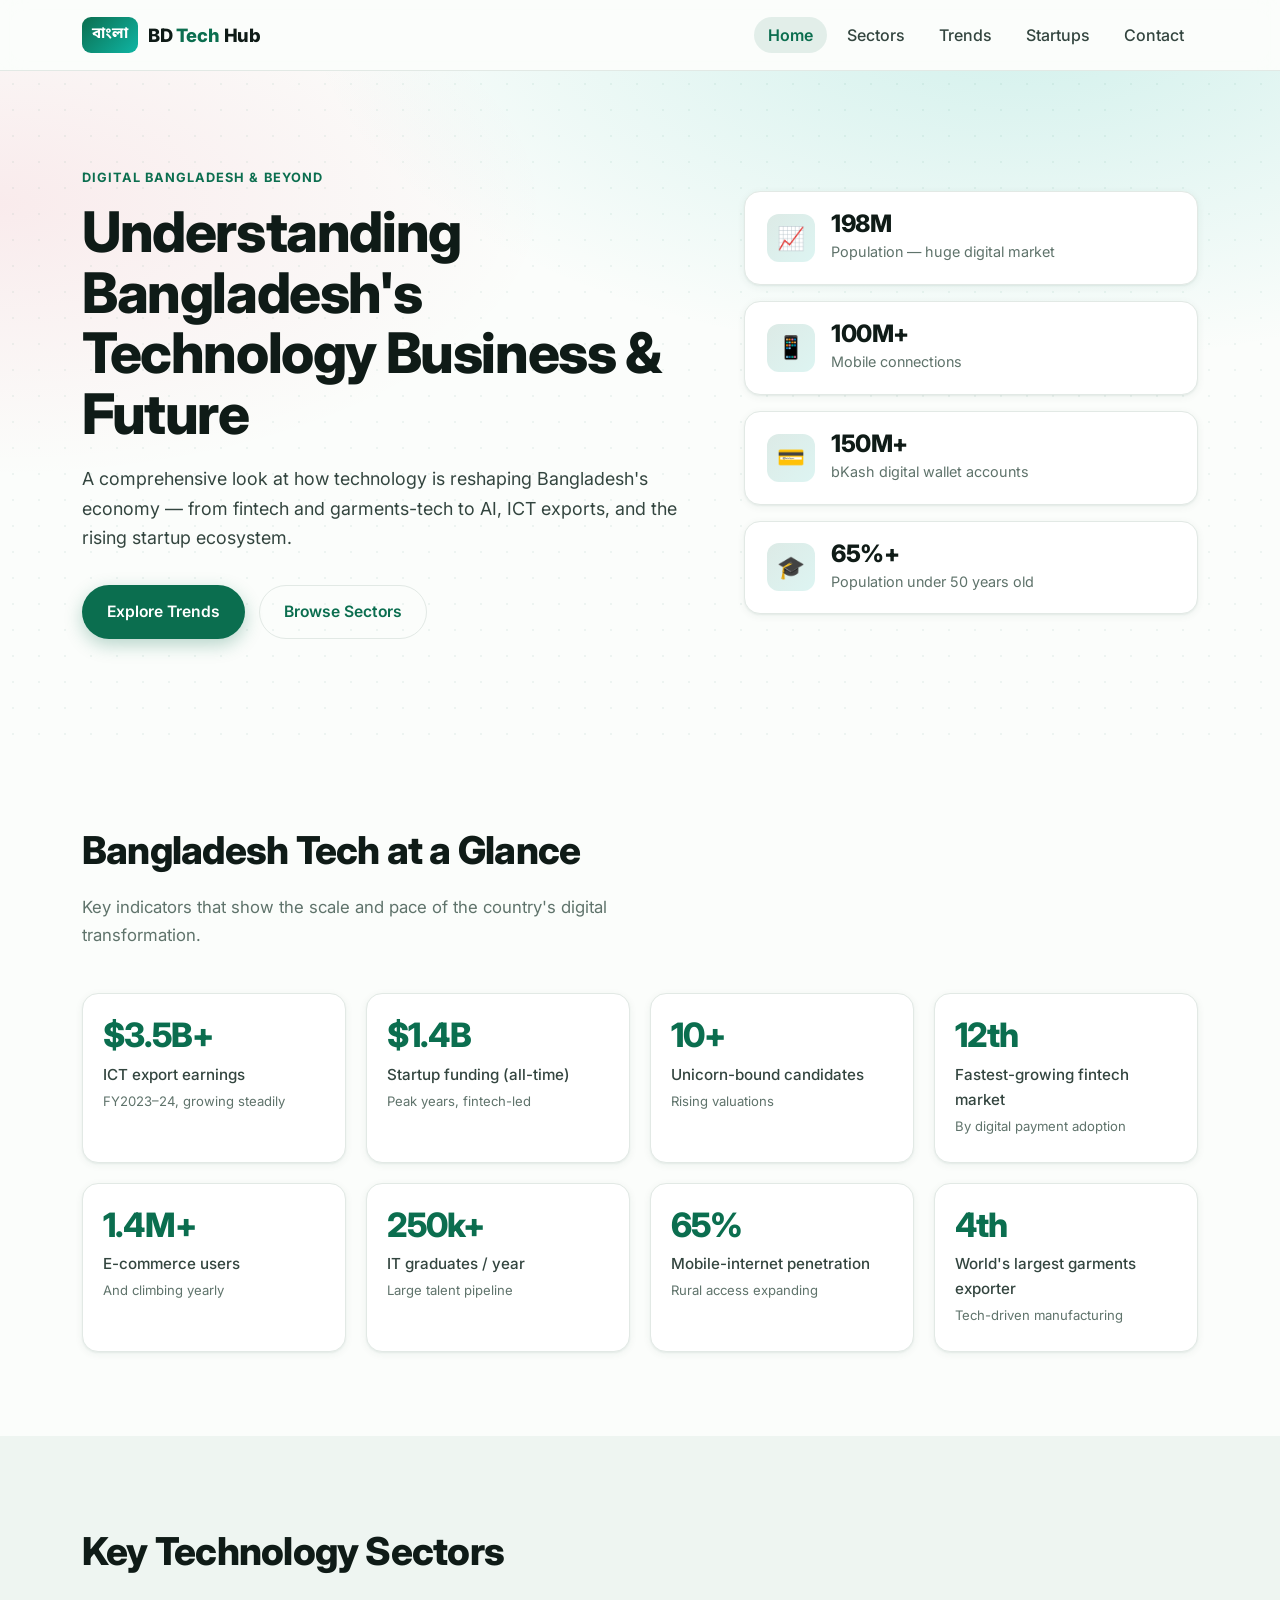
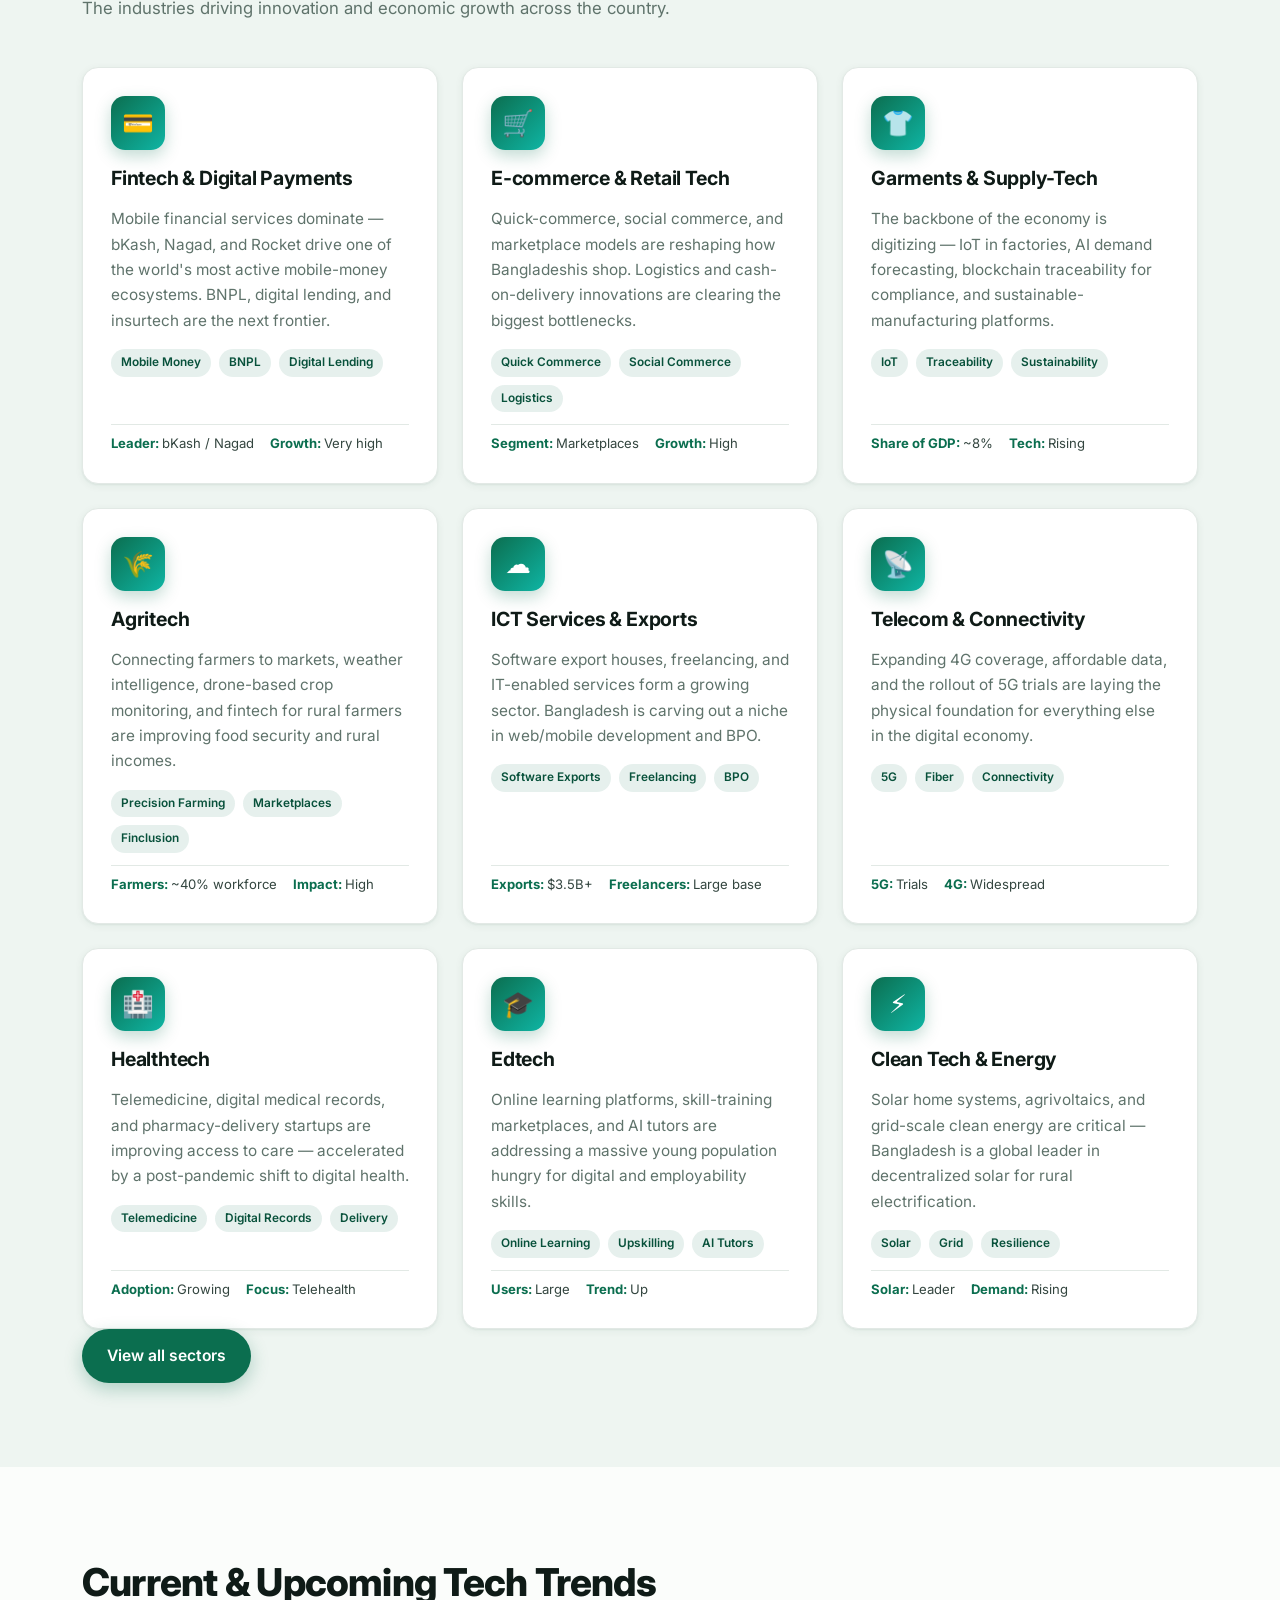
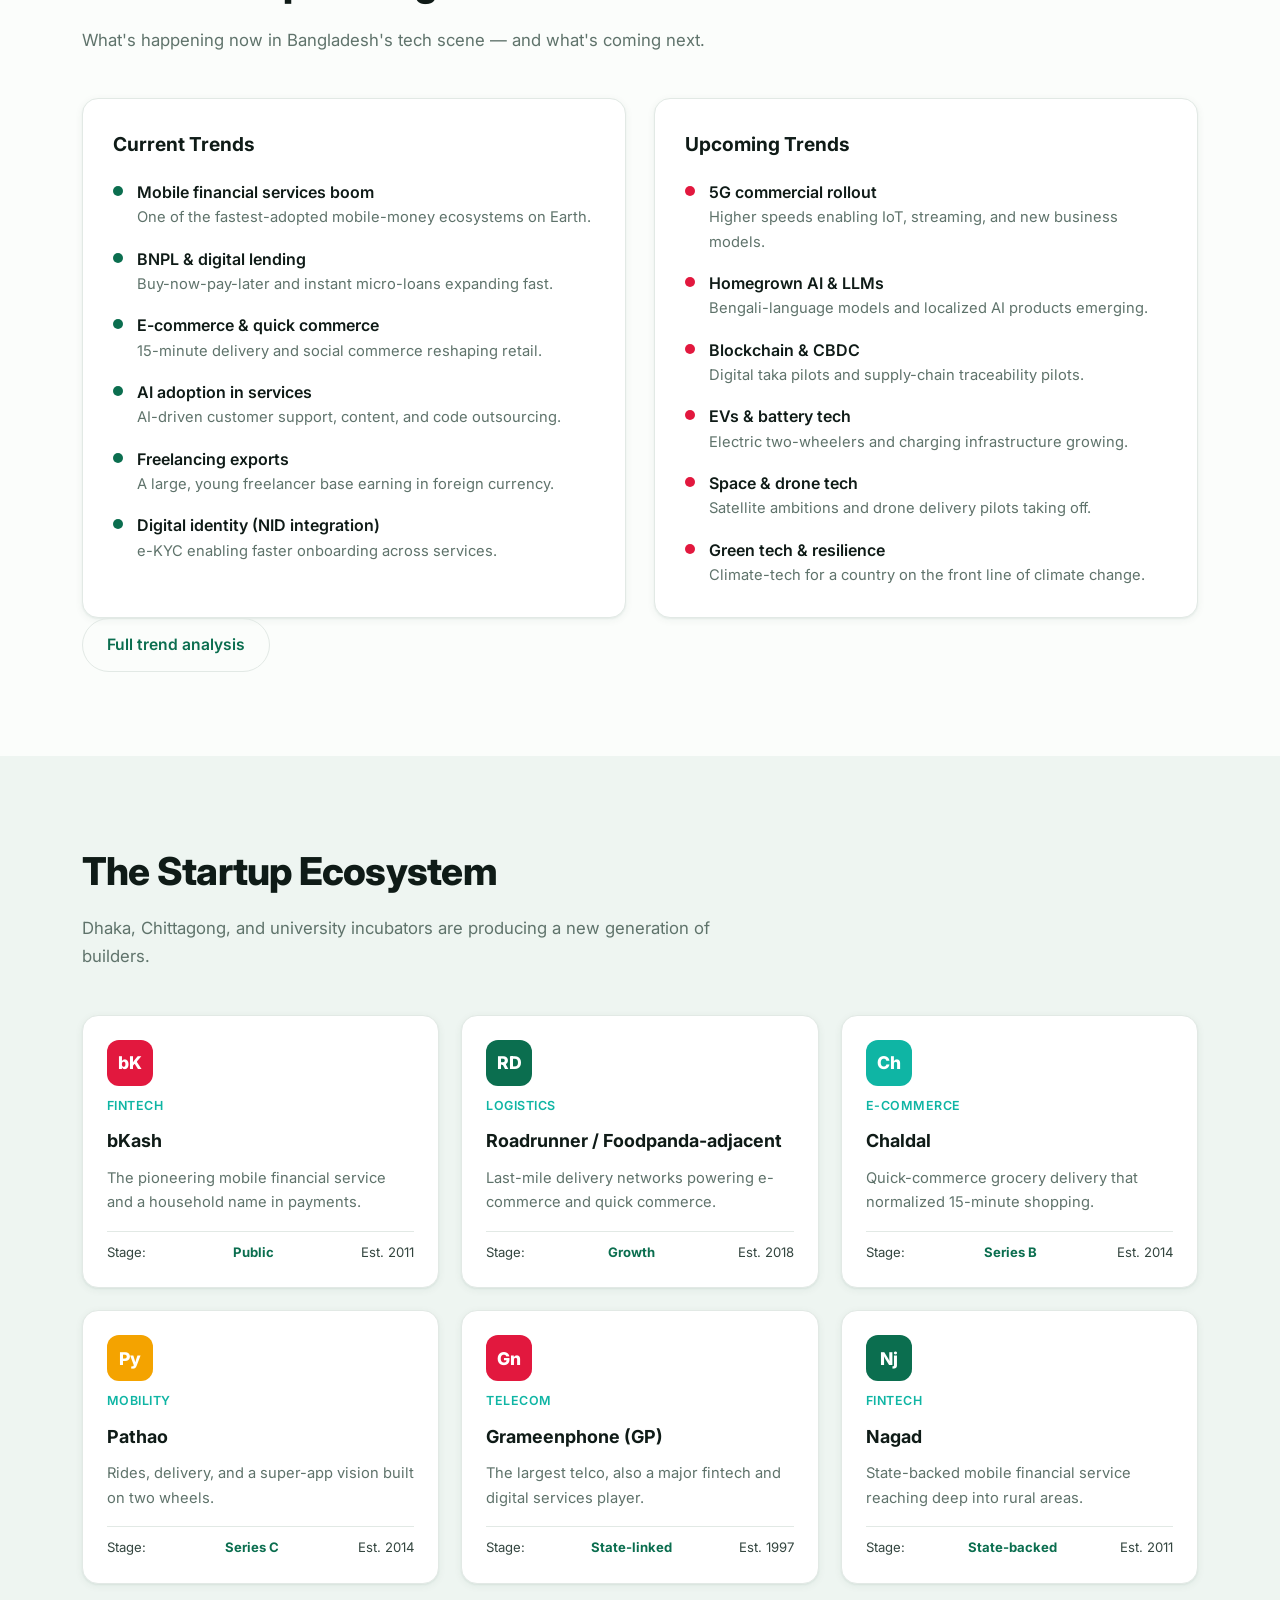
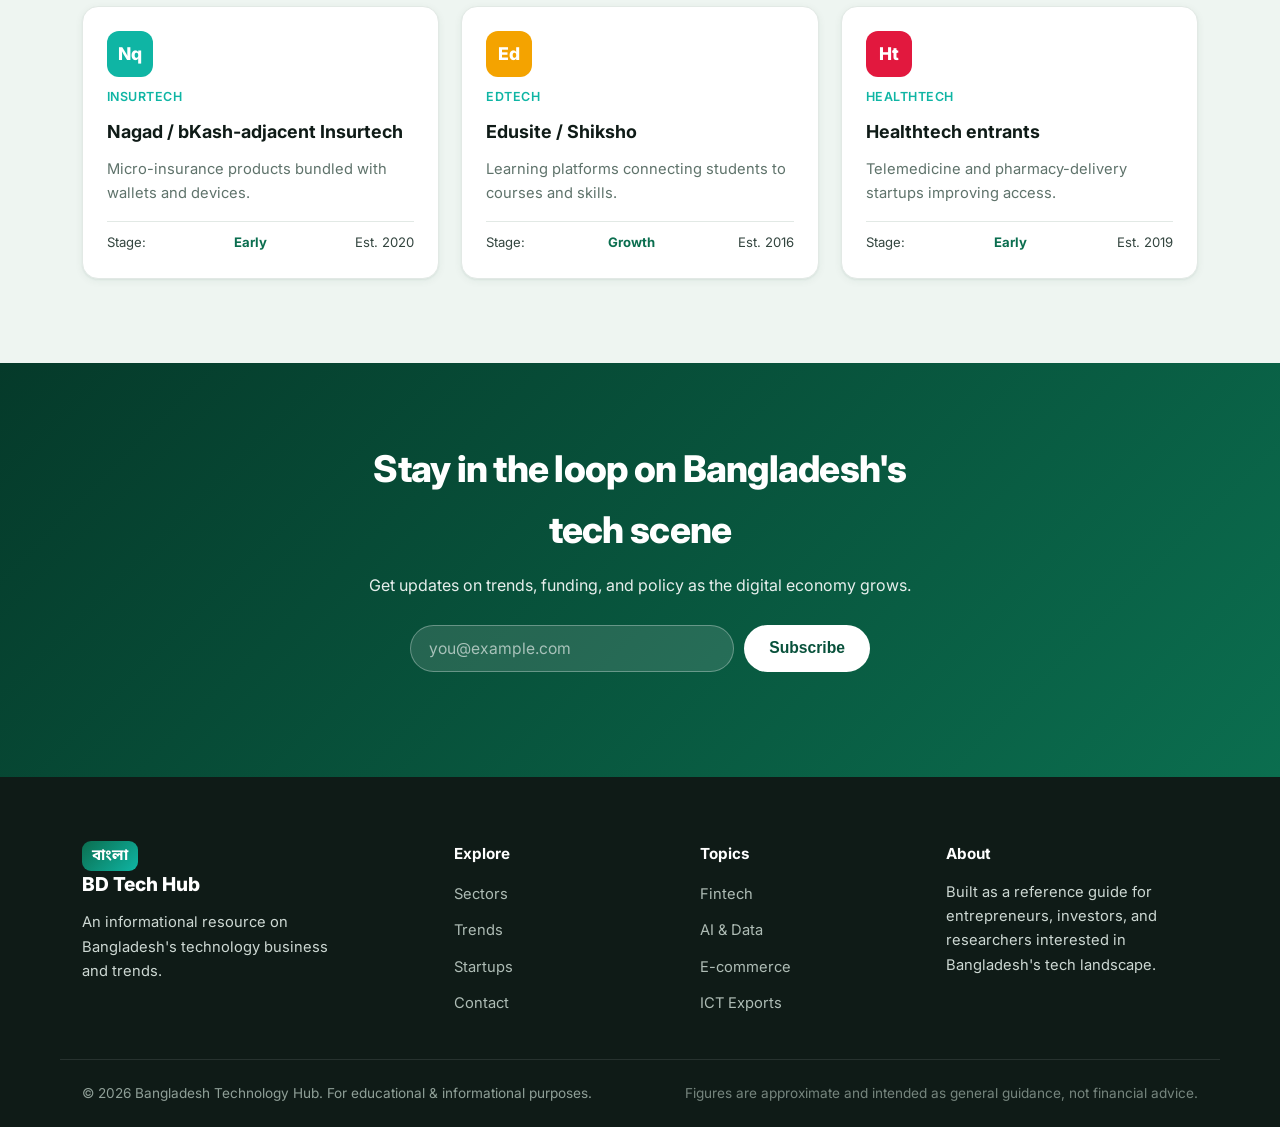
<file: index.html>
<!DOCTYPE html>
<html lang="en">
<head>
  <meta charset="UTF-8" />
  <meta name="viewport" content="width=device-width, initial-scale=1.0" />
  <meta name="description" content="Bangladesh Technology Hub — detailed information on Bangladesh's technology business operations, current and upcoming tech trends, startups, and the digital economy." />
  <title>Bangladesh Technology Hub — Tech Business & Trends</title>
  <link rel="preconnect" href="https://fonts.googleapis.com" />
  <link rel="preconnect" href="https://fonts.gstatic.com" crossorigin />
  <link href="https://fonts.googleapis.com/css2?family=Inter:wght@400;500;600;700;800&family=Noto+Sans+Bengali:wght@400;500;600;700&display=swap" rel="stylesheet" />
  <link rel="stylesheet" href="css/styles.css" />
</head>
<body>
  <!-- Skip link for accessibility -->
  <a class="skip-link" href="#main">Skip to content</a>

  <!-- Header / Navigation -->
  <header class="site-header" id="top">
    <div class="container header-inner">
      <a href="index.html" class="brand" aria-label="Bangladesh Technology Hub home">
        <span class="brand-mark" aria-hidden="true">বাংলা</span>
        <span class="brand-text">BD <span>Tech</span> Hub</span>
      </a>

      <nav class="main-nav" aria-label="Primary">
        <ul>
          <li><a href="index.html" class="nav-link active">Home</a></li>
          <li><a href="sectors.html" class="nav-link">Sectors</a></li>
          <li><a href="trends.html" class="nav-link">Trends</a></li>
          <li><a href="startups.html" class="nav-link">Startups</a></li>
          <li><a href="contact.html" class="nav-link">Contact</a></li>
        </ul>
      </nav>

      <button class="nav-toggle" aria-expanded="false" aria-controls="nav-menu" aria-label="Toggle navigation">
        <span></span><span></span><span></span>
      </button>
    </div>
  </header>

  <main id="main">
    <!-- Hero -->
    <section class="hero">
      <div class="hero-bg" aria-hidden="true"></div>
      <div class="container hero-inner">
        <div class="hero-copy">
          <p class="eyebrow">Digital Bangladesh &amp; Beyond</p>
          <h1>Understanding Bangladesh's Technology Business &amp; Future</h1>
          <p class="lead">
            A comprehensive look at how technology is reshaping Bangladesh's economy —
            from fintech and garments-tech to AI, ICT exports, and the rising startup ecosystem.
          </p>
          <div class="hero-actions">
            <a href="trends.html" class="btn btn-primary">Explore Trends</a>
            <a href="sectors.html" class="btn btn-ghost">Browse Sectors</a>
          </div>
        </div>
        <div class="hero-stats" id="heroStats" aria-label="Key figures">
          <!-- Populated by JS -->
        </div>
      </div>
    </section>

    <!-- At a glance -->
    <section class="section" id="glance">
      <div class="container">
        <div class="section-head">
          <h2>Bangladesh Tech at a Glance</h2>
          <p>Key indicators that show the scale and pace of the country's digital transformation.</p>
        </div>
        <div class="stat-grid" id="glanceGrid">
          <!-- Populated by JS -->
        </div>
      </div>
    </section>

    <!-- Sectors preview -->
    <section class="section section-alt" id="sectors">
      <div class="container">
        <div class="section-head">
          <h2>Key Technology Sectors</h2>
          <p>The industries driving innovation and economic growth across the country.</p>
        </div>
        <div class="card-grid" id="sectorGrid">
          <!-- Populated by JS -->
        </div>
        <div class="center-cta">
          <a href="sectors.html" class="btn btn-primary">View all sectors</a>
        </div>
      </div>
    </section>

    <!-- Trends preview -->
    <section class="section" id="trends">
      <div class="container">
        <div class="section-head">
          <h2>Current &amp; Upcoming Tech Trends</h2>
          <p>What's happening now in Bangladesh's tech scene — and what's coming next.</p>
        </div>
        <div class="trends-split">
          <div class="trend-col">
            <h3>Current Trends</h3>
            <ul class="trend-list" id="currentTrends"></ul>
          </div>
          <div class="trend-col">
            <h3>Upcoming Trends</h3>
            <ul class="trend-list" id="upcomingTrends"></ul>
          </div>
        </div>
        <div class="center-cta">
          <a href="trends.html" class="btn btn-ghost">Full trend analysis</a>
        </div>
      </div>
    </section>

    <!-- Startup ecosystem -->
    <section class="section section-alt" id="startups">
      <div class="container">
        <div class="section-head">
          <h2>The Startup Ecosystem</h2>
          <p>Dhaka, Chittagong, and university incubators are producing a new generation of builders.</p>
        </div>
        <div class="startup-grid" id="startupGrid">
          <!-- Populated by JS -->
        </div>
      </div>
    </section>

    <!-- CTA -->
    <section class="cta-band">
      <div class="container cta-inner">
        <h2>Stay in the loop on Bangladesh's tech scene</h2>
        <p>Get updates on trends, funding, and policy as the digital economy grows.</p>
        <form class="cta-form" id="ctaForm">
          <label class="visually-hidden" for="ctaEmail">Email address</label>
          <input type="email" id="ctaEmail" name="ctaEmail" placeholder="you@example.com" required />
          <button type="submit" class="btn btn-dark">Subscribe</button>
        </form>
        <p class="form-note" id="ctaNote" role="status"></p>
      </div>
    </section>
  </main>

  <!-- Footer -->
  <footer class="site-footer">
    <div class="container footer-inner">
      <div class="footer-brand">
        <span class="brand-mark" aria-hidden="true">বাংলা</span>
        <span>BD Tech Hub</span>
        <p>An informational resource on Bangladesh's technology business and trends.</p>
      </div>
      <nav class="footer-col" aria-label="Sections">
        <h4>Explore</h4>
        <ul>
          <li><a href="sectors.html">Sectors</a></li>
          <li><a href="trends.html">Trends</a></li>
          <li><a href="startups.html">Startups</a></li>
          <li><a href="contact.html">Contact</a></li>
        </ul>
      </nav>
      <nav class="footer-col" aria-label="Topics">
        <h4>Topics</h4>
        <ul>
          <li><a href="trends.html">Fintech</a></li>
          <li><a href="trends.html">AI &amp; Data</a></li>
          <li><a href="trends.html">E-commerce</a></li>
          <li><a href="trends.html">ICT Exports</a></li>
        </ul>
      </nav>
      <div class="footer-col">
        <h4>About</h4>
        <p>Built as a reference guide for entrepreneurs, investors, and researchers interested in Bangladesh's tech landscape.</p>
      </div>
    </div>
    <div class="container footer-bottom">
      <p>&copy; <span id="year"></span> Bangladesh Technology Hub. For educational &amp; informational purposes.</p>
      <p class="disclaimer">Figures are approximate and intended as general guidance, not financial advice.</p>
    </div>
  </footer>

  <script src="js/data.js"></script>
  <script src="js/main.js"></script>
</body>
</html>
</file>
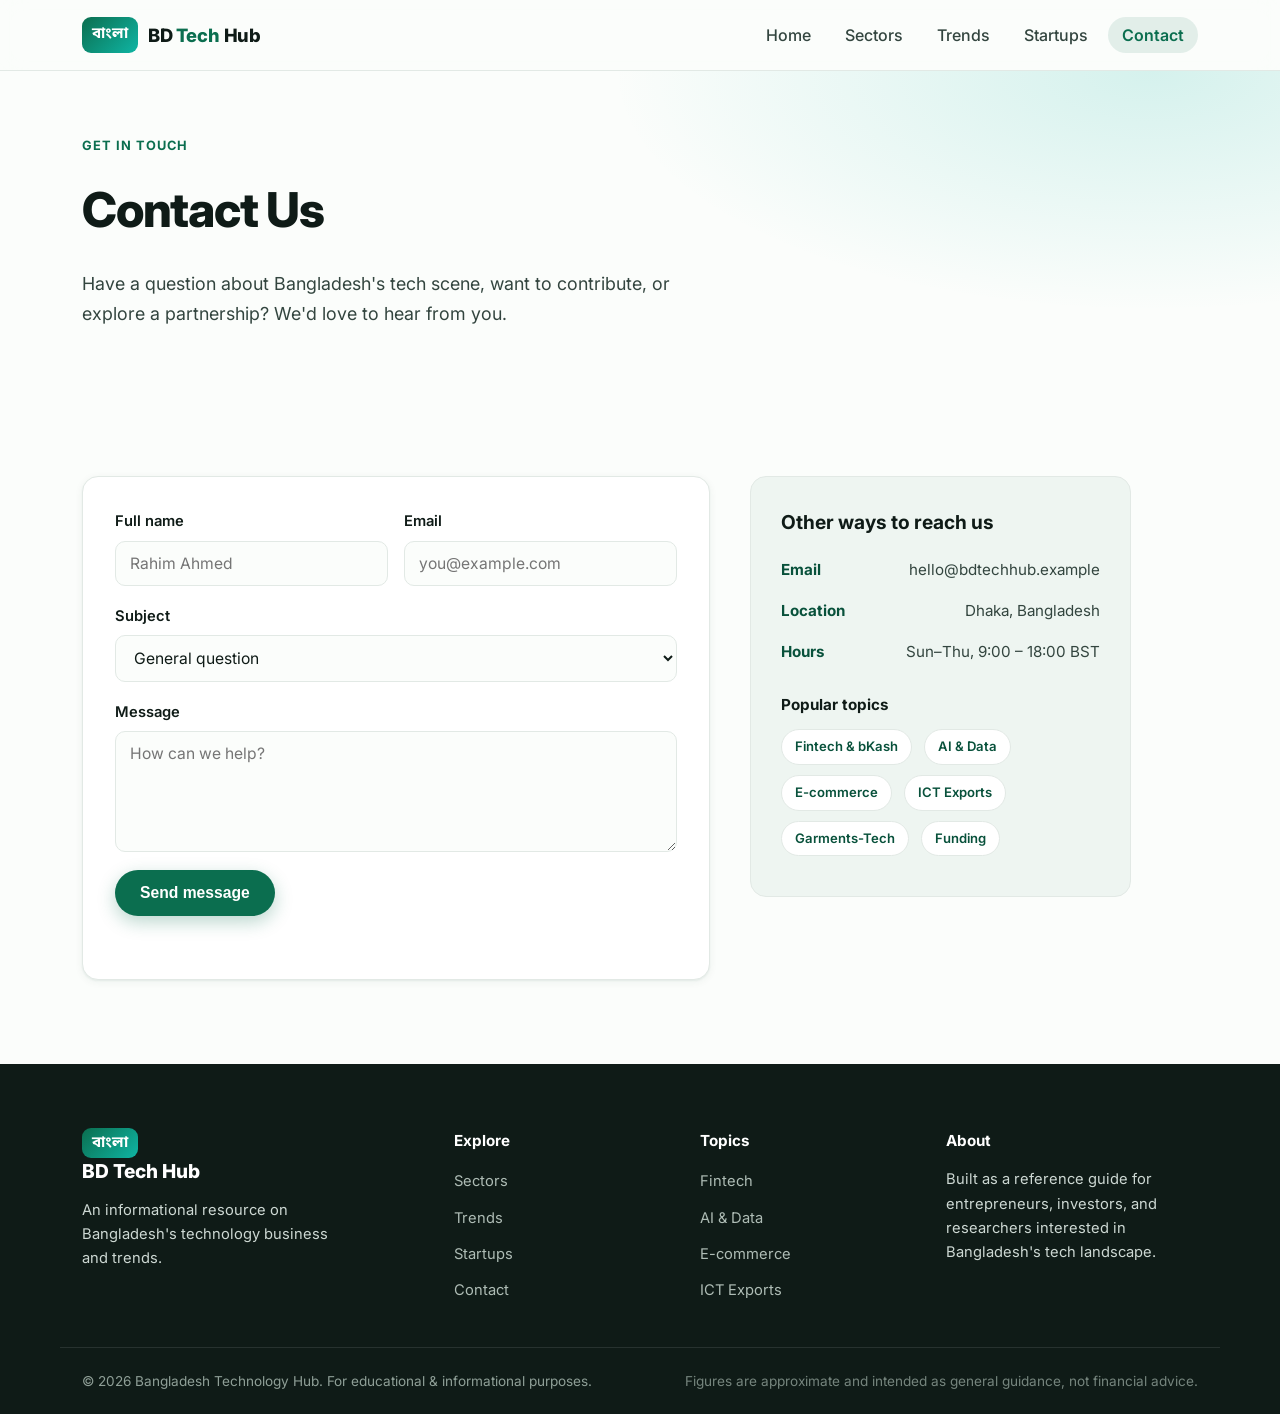
<file: contact.html>
<!DOCTYPE html>
<html lang="en">
<head>
  <meta charset="UTF-8" />
  <meta name="viewport" content="width=device-width, initial-scale=1.0" />
  <meta name="description" content="Contact Bangladesh Technology Hub — send a message, ask a question, or get in touch with the team." />
  <title>Contact — Bangladesh Technology Hub</title>
  <link rel="preconnect" href="https://fonts.googleapis.com" />
  <link rel="preconnect" href="https://fonts.gstatic.com" crossorigin />
  <link href="https://fonts.googleapis.com/css2?family=Inter:wght@400;500;600;700;800&family=Noto+Sans+Bengali:wght@400;500;600;700&display=swap" rel="stylesheet" />
  <link rel="stylesheet" href="css/styles.css" />
</head>
<body>
  <a class="skip-link" href="#main">Skip to content</a>

  <header class="site-header" id="top">
    <div class="container header-inner">
      <a href="index.html" class="brand" aria-label="Bangladesh Technology Hub home">
        <span class="brand-mark" aria-hidden="true">বাংলা</span>
        <span class="brand-text">BD <span>Tech</span> Hub</span>
      </a>
      <nav class="main-nav" aria-label="Primary">
        <ul>
          <li><a href="index.html" class="nav-link">Home</a></li>
          <li><a href="sectors.html" class="nav-link">Sectors</a></li>
          <li><a href="trends.html" class="nav-link">Trends</a></li>
          <li><a href="startups.html" class="nav-link">Startups</a></li>
          <li><a href="contact.html" class="nav-link active">Contact</a></li>
        </ul>
      </nav>
      <button class="nav-toggle" aria-expanded="false" aria-controls="nav-menu" aria-label="Toggle navigation">
        <span></span><span></span><span></span>
      </button>
    </div>
  </header>

  <main id="main">
    <section class="page-hero">
      <div class="container">
        <p class="eyebrow">Get in Touch</p>
        <h1>Contact Us</h1>
        <p class="lead">Have a question about Bangladesh's tech scene, want to contribute, or explore a partnership? We'd love to hear from you.</p>
      </div>
    </section>

    <section class="section">
      <div class="container contact-layout">
        <form class="contact-form" id="contactForm">
          <div class="form-row">
            <div class="form-group">
              <label for="name">Full name</label>
              <input type="text" id="name" name="name" placeholder="Rahim Ahmed" required />
            </div>
            <div class="form-group">
              <label for="email">Email</label>
              <input type="email" id="email" name="email" placeholder="you@example.com" required />
            </div>
          </div>
          <div class="form-group">
            <label for="subject">Subject</label>
            <select id="subject" name="subject">
              <option>General question</option>
              <option>Data / research contribution</option>
              <option>Partnership</option>
              <option>Report an error</option>
            </select>
          </div>
          <div class="form-group">
            <label for="message">Message</label>
            <textarea id="message" name="message" rows="5" placeholder="How can we help?" required></textarea>
          </div>
          <button type="submit" class="btn btn-primary">Send message</button>
          <p class="form-note" id="contactNote" role="status"></p>
        </form>

        <aside class="contact-info">
          <h3>Other ways to reach us</h3>
          <ul>
            <li><strong>Email</strong><span>hello@bdtechhub.example</span></li>
            <li><strong>Location</strong><span>Dhaka, Bangladesh</span></li>
            <li><strong>Hours</strong><span>Sun–Thu, 9:00 – 18:00 BST</span></li>
          </ul>
          <div class="topic-cards">
            <h4>Popular topics</h4>
            <a href="trends.html" class="topic-chip">Fintech &amp; bKash</a>
            <a href="trends.html" class="topic-chip">AI &amp; Data</a>
            <a href="trends.html" class="topic-chip">E-commerce</a>
            <a href="trends.html" class="topic-chip">ICT Exports</a>
            <a href="sectors.html" class="topic-chip">Garments-Tech</a>
            <a href="startups.html" class="topic-chip">Funding</a>
          </div>
        </aside>
      </div>
    </section>
  </main>

  <footer class="site-footer">
    <div class="container footer-inner">
      <div class="footer-brand">
        <span class="brand-mark" aria-hidden="true">বাংলা</span>
        <span>BD Tech Hub</span>
        <p>An informational resource on Bangladesh's technology business and trends.</p>
      </div>
      <nav class="footer-col" aria-label="Sections">
        <h4>Explore</h4>
        <ul>
          <li><a href="sectors.html">Sectors</a></li>
          <li><a href="trends.html">Trends</a></li>
          <li><a href="startups.html">Startups</a></li>
          <li><a href="contact.html">Contact</a></li>
        </ul>
      </nav>
      <nav class="footer-col" aria-label="Topics">
        <h4>Topics</h4>
        <ul>
          <li><a href="trends.html">Fintech</a></li>
          <li><a href="trends.html">AI &amp; Data</a></li>
          <li><a href="trends.html">E-commerce</a></li>
          <li><a href="trends.html">ICT Exports</a></li>
        </ul>
      </nav>
      <div class="footer-col">
        <h4>About</h4>
        <p>Built as a reference guide for entrepreneurs, investors, and researchers interested in Bangladesh's tech landscape.</p>
      </div>
    </div>
    <div class="container footer-bottom">
      <p>&copy; <span id="year"></span> Bangladesh Technology Hub. For educational &amp; informational purposes.</p>
      <p class="disclaimer">Figures are approximate and intended as general guidance, not financial advice.</p>
    </div>
  </footer>

  <script src="js/data.js"></script>
  <script src="js/main.js"></script>
</body>
</html>
</file>
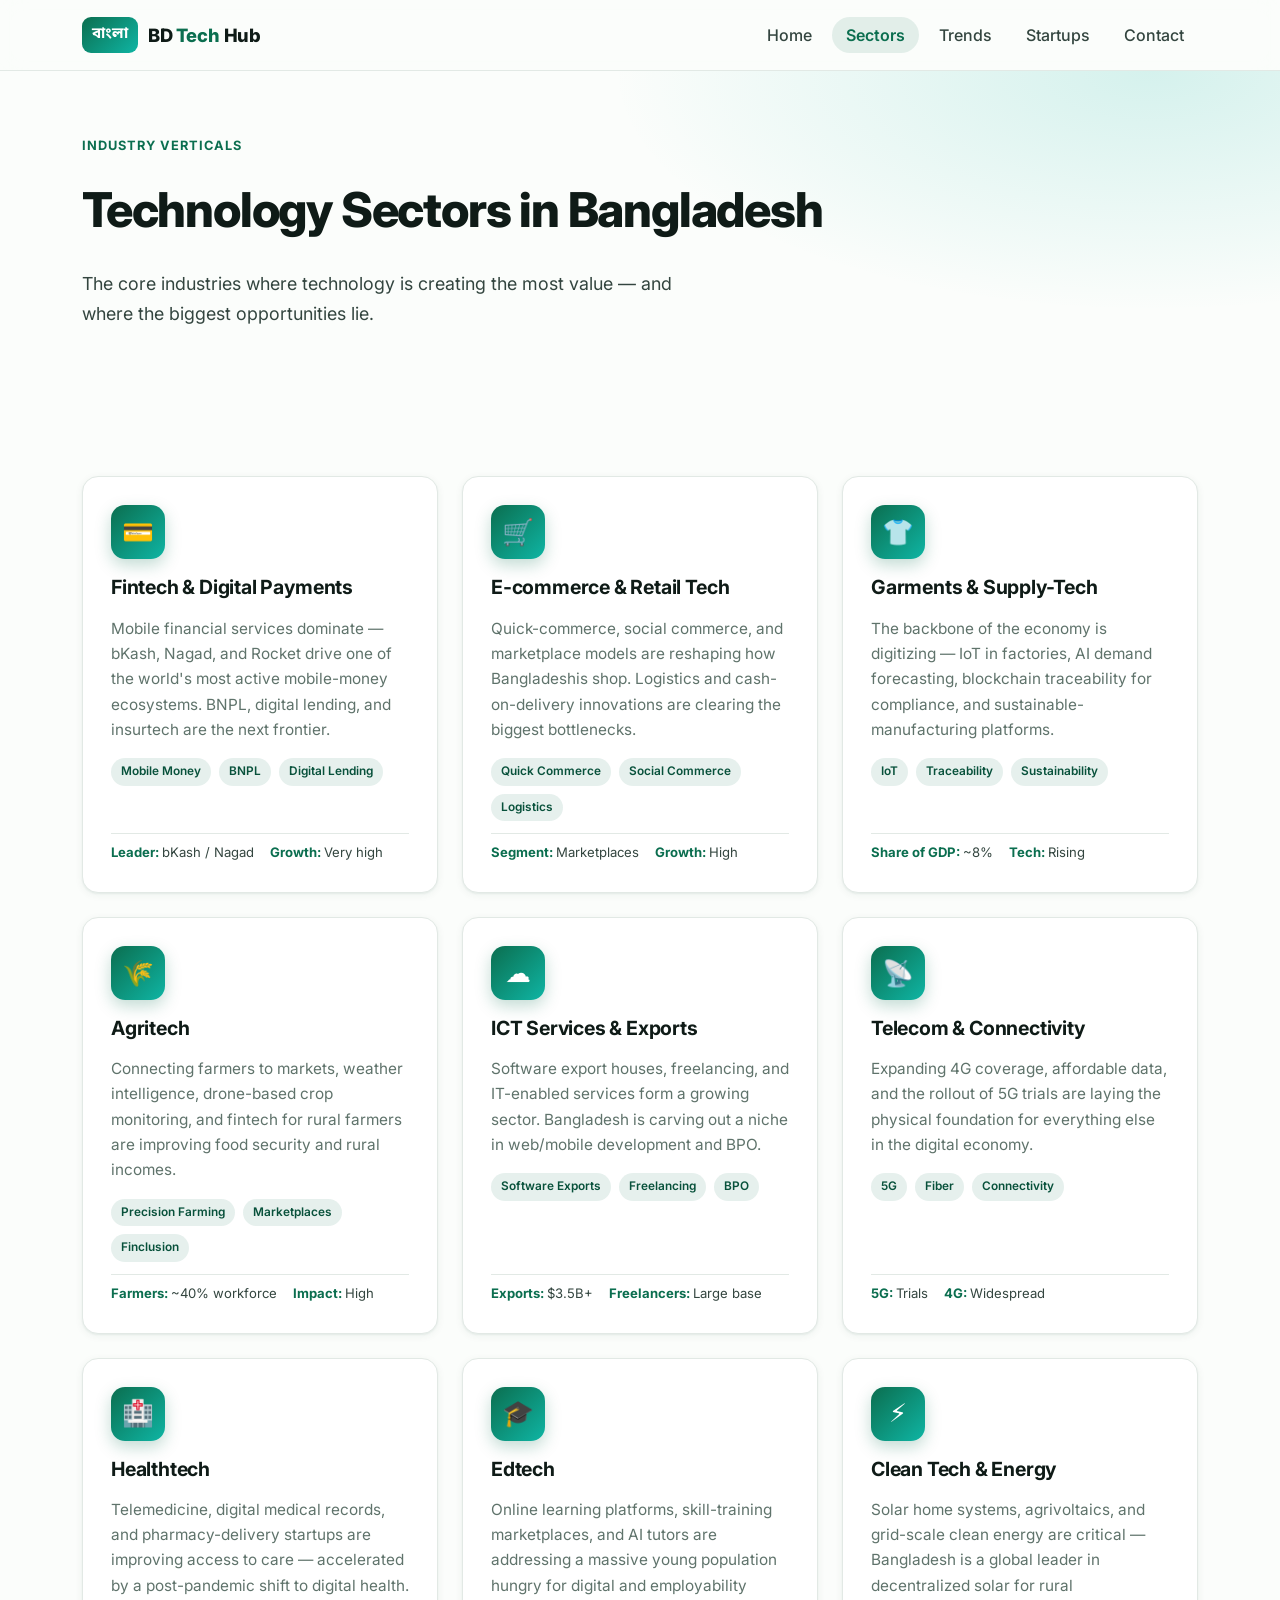
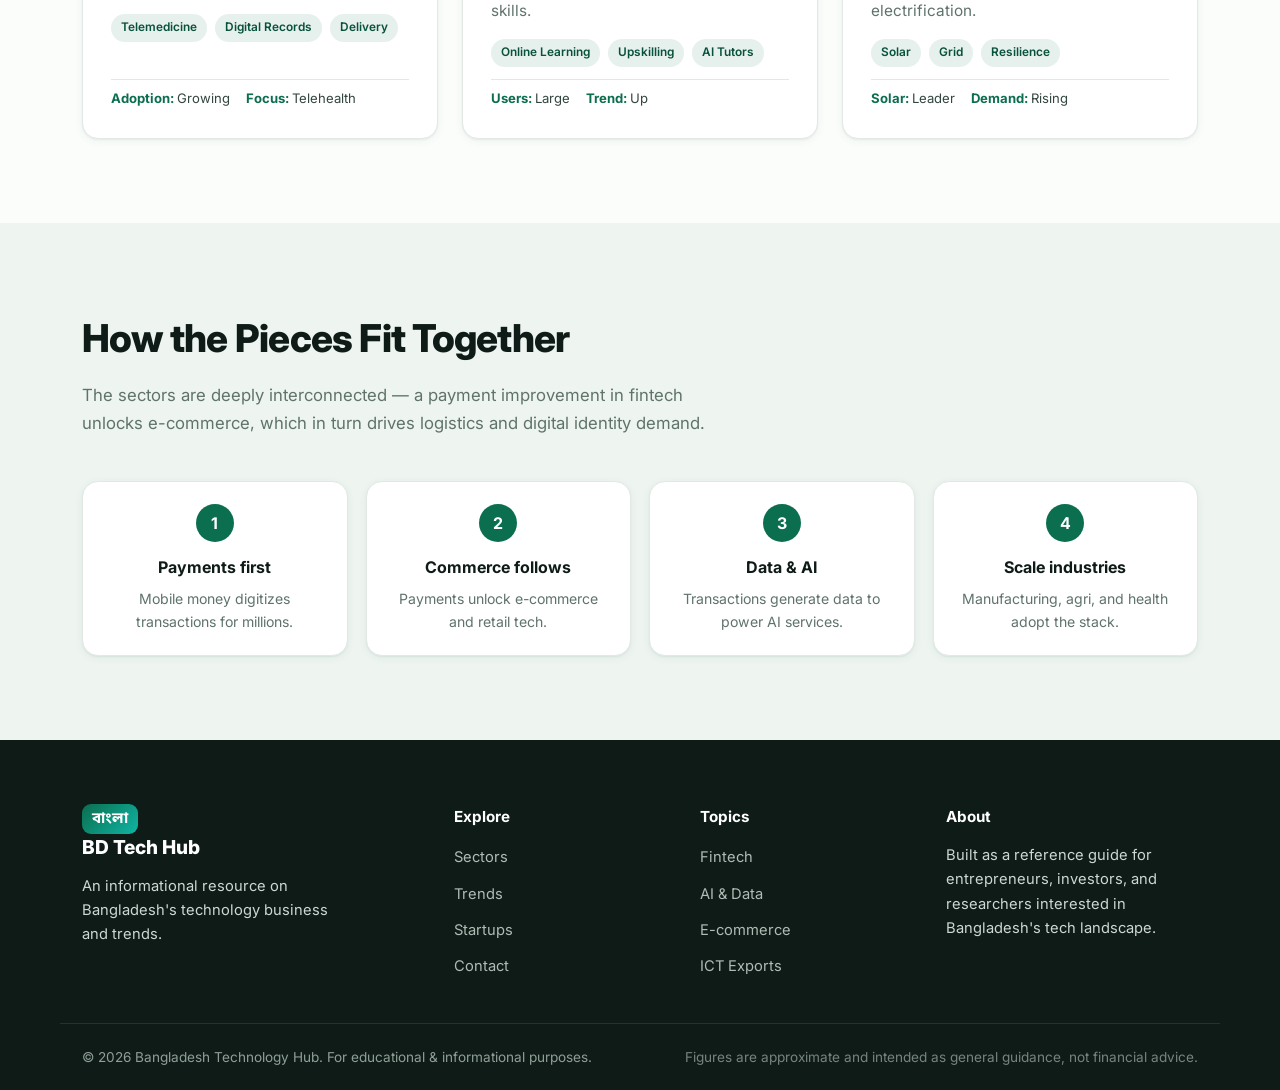
<file: sectors.html>
<!DOCTYPE html>
<html lang="en">
<head>
  <meta charset="UTF-8" />
  <meta name="viewport" content="width=device-width, initial-scale=1.0" />
  <meta name="description" content="Technology sectors in Bangladesh — fintech, e-commerce, garments-tech, ICT exports, telecom, agritech, and more." />
  <title>Sectors — Bangladesh Technology Hub</title>
  <link rel="preconnect" href="https://fonts.googleapis.com" />
  <link rel="preconnect" href="https://fonts.gstatic.com" crossorigin />
  <link href="https://fonts.googleapis.com/css2?family=Inter:wght@400;500;600;700;800&family=Noto+Sans+Bengali:wght@400;500;600;700&display=swap" rel="stylesheet" />
  <link rel="stylesheet" href="css/styles.css" />
</head>
<body>
  <a class="skip-link" href="#main">Skip to content</a>

  <header class="site-header" id="top">
    <div class="container header-inner">
      <a href="index.html" class="brand" aria-label="Bangladesh Technology Hub home">
        <span class="brand-mark" aria-hidden="true">বাংলা</span>
        <span class="brand-text">BD <span>Tech</span> Hub</span>
      </a>
      <nav class="main-nav" aria-label="Primary">
        <ul>
          <li><a href="index.html" class="nav-link">Home</a></li>
          <li><a href="sectors.html" class="nav-link active">Sectors</a></li>
          <li><a href="trends.html" class="nav-link">Trends</a></li>
          <li><a href="startups.html" class="nav-link">Startups</a></li>
          <li><a href="contact.html" class="nav-link">Contact</a></li>
        </ul>
      </nav>
      <button class="nav-toggle" aria-expanded="false" aria-controls="nav-menu" aria-label="Toggle navigation">
        <span></span><span></span><span></span>
      </button>
    </div>
  </header>

  <main id="main">
    <section class="page-hero">
      <div class="container">
        <p class="eyebrow">Industry Verticals</p>
        <h1>Technology Sectors in Bangladesh</h1>
        <p class="lead">The core industries where technology is creating the most value — and where the biggest opportunities lie.</p>
      </div>
    </section>

    <section class="section">
      <div class="container">
        <div class="card-grid" id="sectorGrid"></div>
      </div>
    </section>

    <section class="section section-alt">
      <div class="container">
        <div class="section-head">
          <h2>How the Pieces Fit Together</h2>
          <p>The sectors are deeply interconnected — a payment improvement in fintech unlocks e-commerce, which in turn drives logistics and digital identity demand.</p>
        </div>
        <div class="flow-steps" id="sectorFlow"></div>
      </div>
    </section>
  </main>

  <footer class="site-footer">
    <div class="container footer-inner">
      <div class="footer-brand">
        <span class="brand-mark" aria-hidden="true">বাংলা</span>
        <span>BD Tech Hub</span>
        <p>An informational resource on Bangladesh's technology business and trends.</p>
      </div>
      <nav class="footer-col" aria-label="Sections">
        <h4>Explore</h4>
        <ul>
          <li><a href="sectors.html">Sectors</a></li>
          <li><a href="trends.html">Trends</a></li>
          <li><a href="startups.html">Startups</a></li>
          <li><a href="contact.html">Contact</a></li>
        </ul>
      </nav>
      <nav class="footer-col" aria-label="Topics">
        <h4>Topics</h4>
        <ul>
          <li><a href="trends.html">Fintech</a></li>
          <li><a href="trends.html">AI &amp; Data</a></li>
          <li><a href="trends.html">E-commerce</a></li>
          <li><a href="trends.html">ICT Exports</a></li>
        </ul>
      </nav>
      <div class="footer-col">
        <h4>About</h4>
        <p>Built as a reference guide for entrepreneurs, investors, and researchers interested in Bangladesh's tech landscape.</p>
      </div>
    </div>
    <div class="container footer-bottom">
      <p>&copy; <span id="year"></span> Bangladesh Technology Hub. For educational &amp; informational purposes.</p>
      <p class="disclaimer">Figures are approximate and intended as general guidance, not financial advice.</p>
    </div>
  </footer>

  <script src="js/data.js"></script>
  <script src="js/main.js"></script>
</body>
</html>
</file>
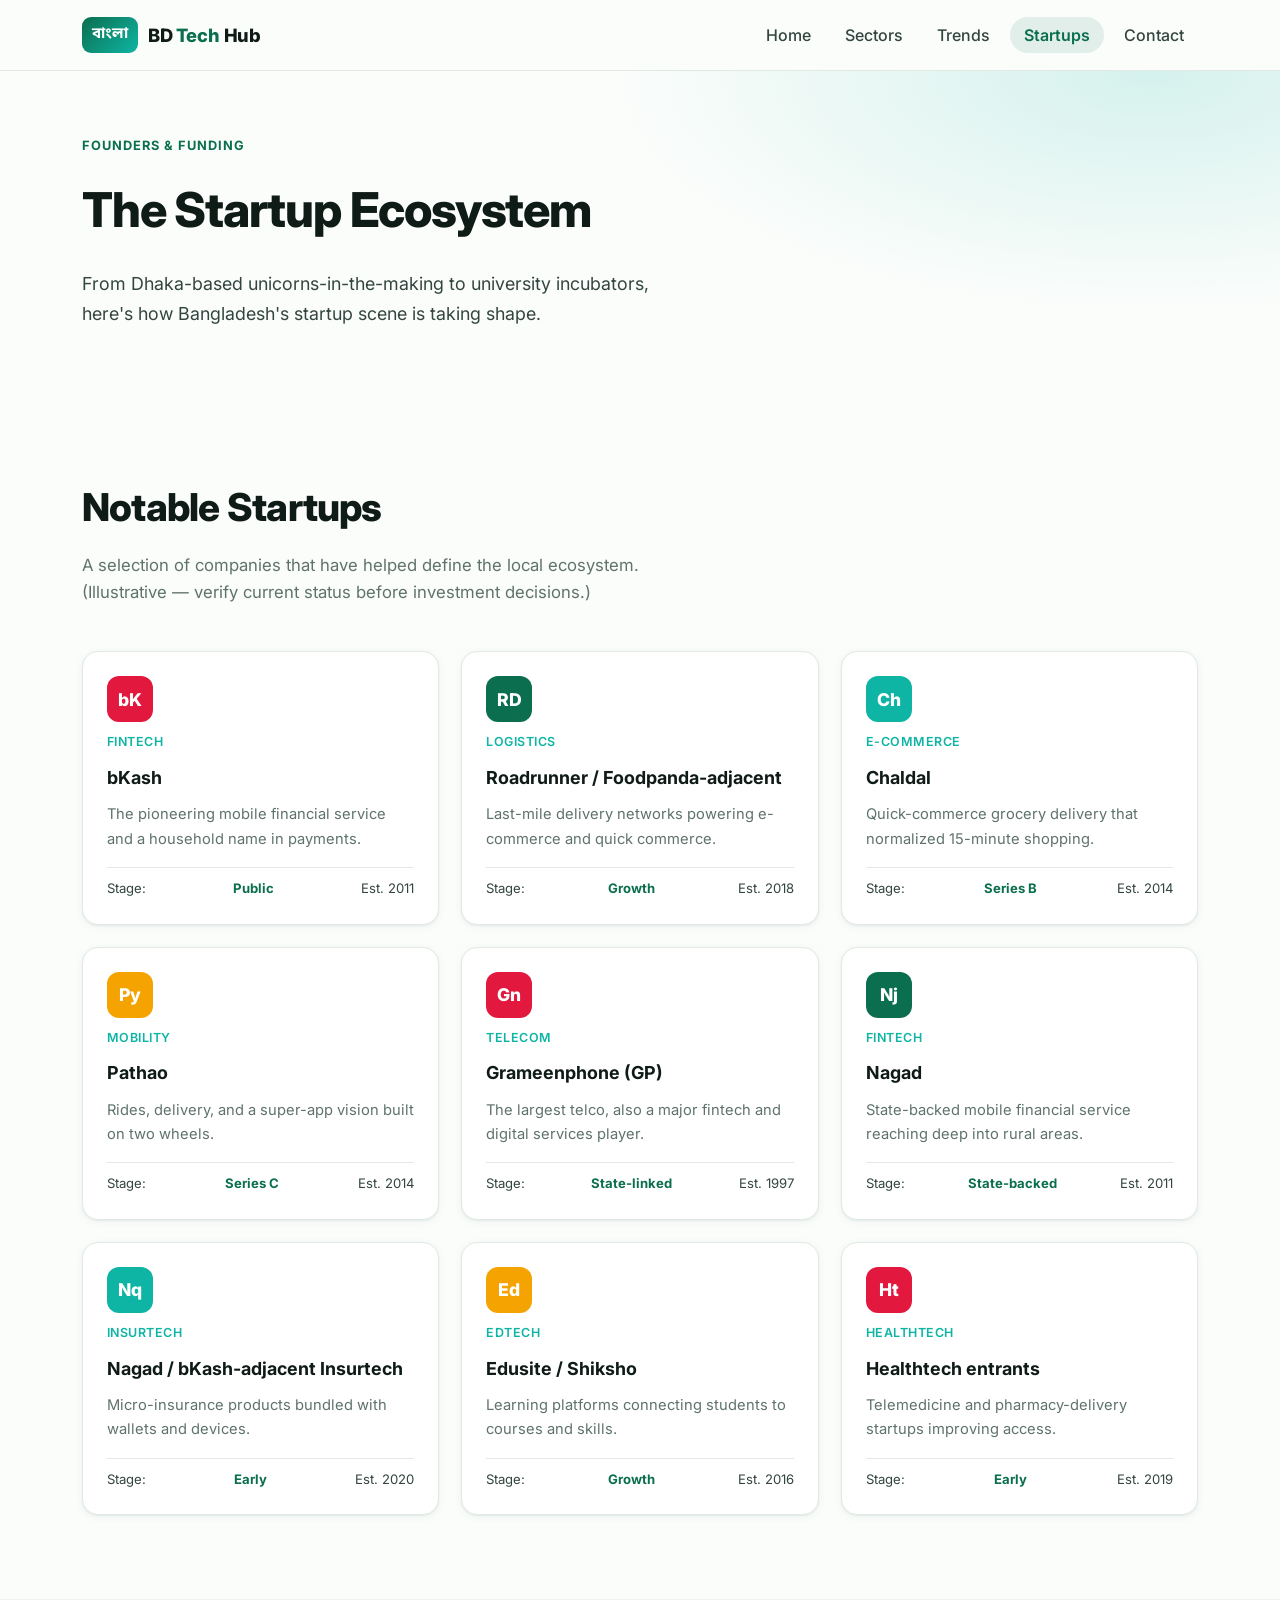
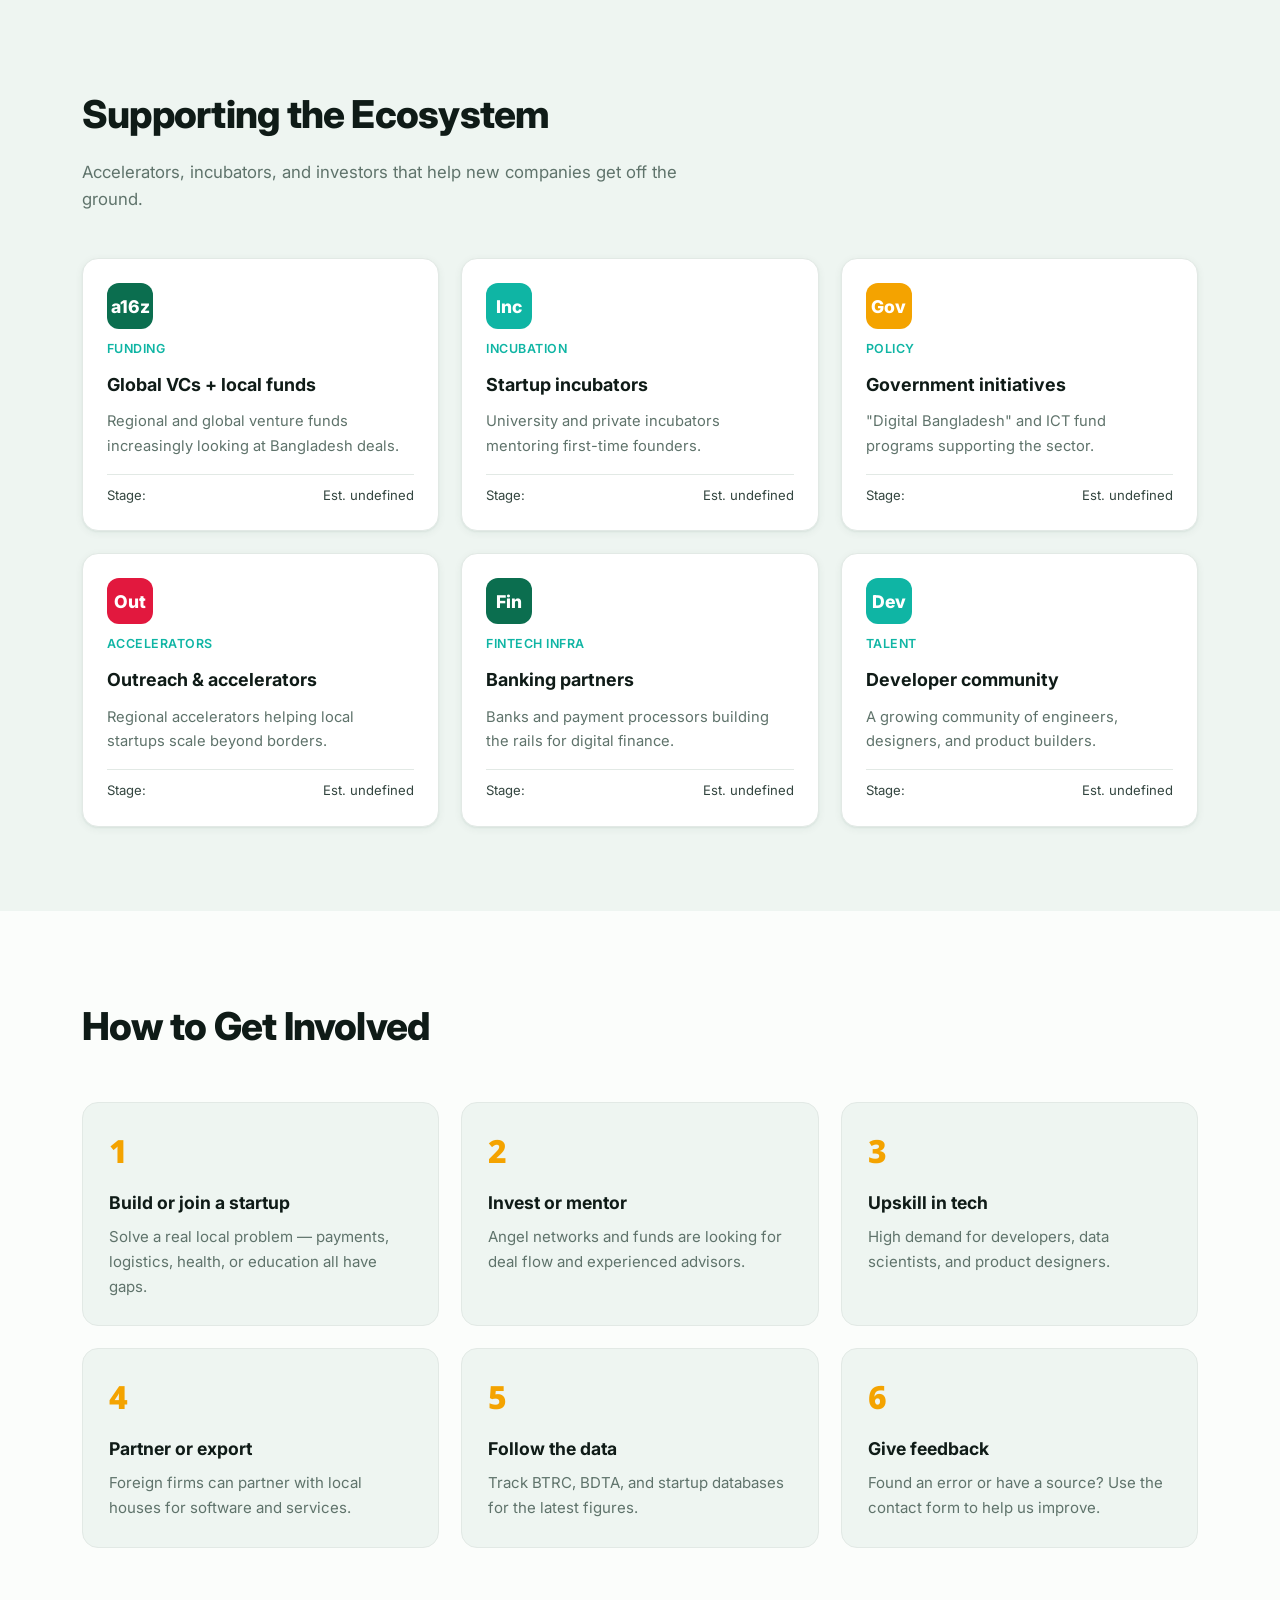
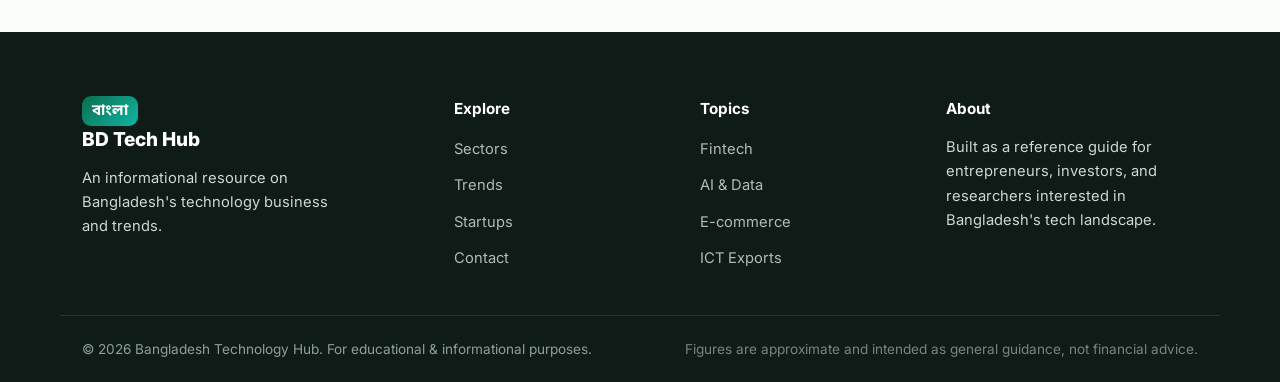
<file: startups.html>
<!DOCTYPE html>
<html lang="en">
<head>
  <meta charset="UTF-8" />
  <meta name="viewport" content="width=device-width, initial-scale=1.0" />
  <meta name="description" content="Bangladesh startup ecosystem — notable startups, funding rounds, accelerators, incubators, and how to get involved." />
  <title>Startups — Bangladesh Technology Hub</title>
  <link rel="preconnect" href="https://fonts.googleapis.com" />
  <link rel="preconnect" href="https://fonts.gstatic.com" crossorigin />
  <link href="https://fonts.googleapis.com/css2?family=Inter:wght@400;500;600;700;800&family=Noto+Sans+Bengali:wght@400;500;600;700&display=swap" rel="stylesheet" />
  <link rel="stylesheet" href="css/styles.css" />
</head>
<body>
  <a class="skip-link" href="#main">Skip to content</a>

  <header class="site-header" id="top">
    <div class="container header-inner">
      <a href="index.html" class="brand" aria-label="Bangladesh Technology Hub home">
        <span class="brand-mark" aria-hidden="true">বাংলা</span>
        <span class="brand-text">BD <span>Tech</span> Hub</span>
      </a>
      <nav class="main-nav" aria-label="Primary">
        <ul>
          <li><a href="index.html" class="nav-link">Home</a></li>
          <li><a href="sectors.html" class="nav-link">Sectors</a></li>
          <li><a href="trends.html" class="nav-link">Trends</a></li>
          <li><a href="startups.html" class="nav-link active">Startups</a></li>
          <li><a href="contact.html" class="nav-link">Contact</a></li>
        </ul>
      </nav>
      <button class="nav-toggle" aria-expanded="false" aria-controls="nav-menu" aria-label="Toggle navigation">
        <span></span><span></span><span></span>
      </button>
    </div>
  </header>

  <main id="main">
    <section class="page-hero">
      <div class="container">
        <p class="eyebrow">Founders &amp; Funding</p>
        <h1>The Startup Ecosystem</h1>
        <p class="lead">From Dhaka-based unicorns-in-the-making to university incubators, here's how Bangladesh's startup scene is taking shape.</p>
      </div>
    </section>

    <section class="section">
      <div class="container">
        <div class="section-head">
          <h2>Notable Startups</h2>
          <p>A selection of companies that have helped define the local ecosystem. (Illustrative — verify current status before investment decisions.)</p>
        </div>
        <div class="startup-grid" id="startupGrid"></div>
      </div>
    </section>

    <section class="section section-alt">
      <div class="container">
        <div class="section-head">
          <h2>Supporting the Ecosystem</h2>
          <p>Accelerators, incubators, and investors that help new companies get off the ground.</p>
        </div>
        <div class="startup-grid" id="supportGrid"></div>
      </div>
    </section>

    <section class="section">
      <div class="container">
        <div class="section-head">
          <h2>How to Get Involved</h2>
        </div>
        <div class="why-grid" id="involveGrid"></div>
      </div>
    </section>
  </main>

  <footer class="site-footer">
    <div class="container footer-inner">
      <div class="footer-brand">
        <span class="brand-mark" aria-hidden="true">বাংলা</span>
        <span>BD Tech Hub</span>
        <p>An informational resource on Bangladesh's technology business and trends.</p>
      </div>
      <nav class="footer-col" aria-label="Sections">
        <h4>Explore</h4>
        <ul>
          <li><a href="sectors.html">Sectors</a></li>
          <li><a href="trends.html">Trends</a></li>
          <li><a href="startups.html">Startups</a></li>
          <li><a href="contact.html">Contact</a></li>
        </ul>
      </nav>
      <nav class="footer-col" aria-label="Topics">
        <h4>Topics</h4>
        <ul>
          <li><a href="trends.html">Fintech</a></li>
          <li><a href="trends.html">AI &amp; Data</a></li>
          <li><a href="trends.html">E-commerce</a></li>
          <li><a href="trends.html">ICT Exports</a></li>
        </ul>
      </nav>
      <div class="footer-col">
        <h4>About</h4>
        <p>Built as a reference guide for entrepreneurs, investors, and researchers interested in Bangladesh's tech landscape.</p>
      </div>
    </div>
    <div class="container footer-bottom">
      <p>&copy; <span id="year"></span> Bangladesh Technology Hub. For educational &amp; informational purposes.</p>
      <p class="disclaimer">Figures are approximate and intended as general guidance, not financial advice.</p>
    </div>
  </footer>

  <script src="js/data.js"></script>
  <script src="js/main.js"></script>
</body>
</html>
</file>
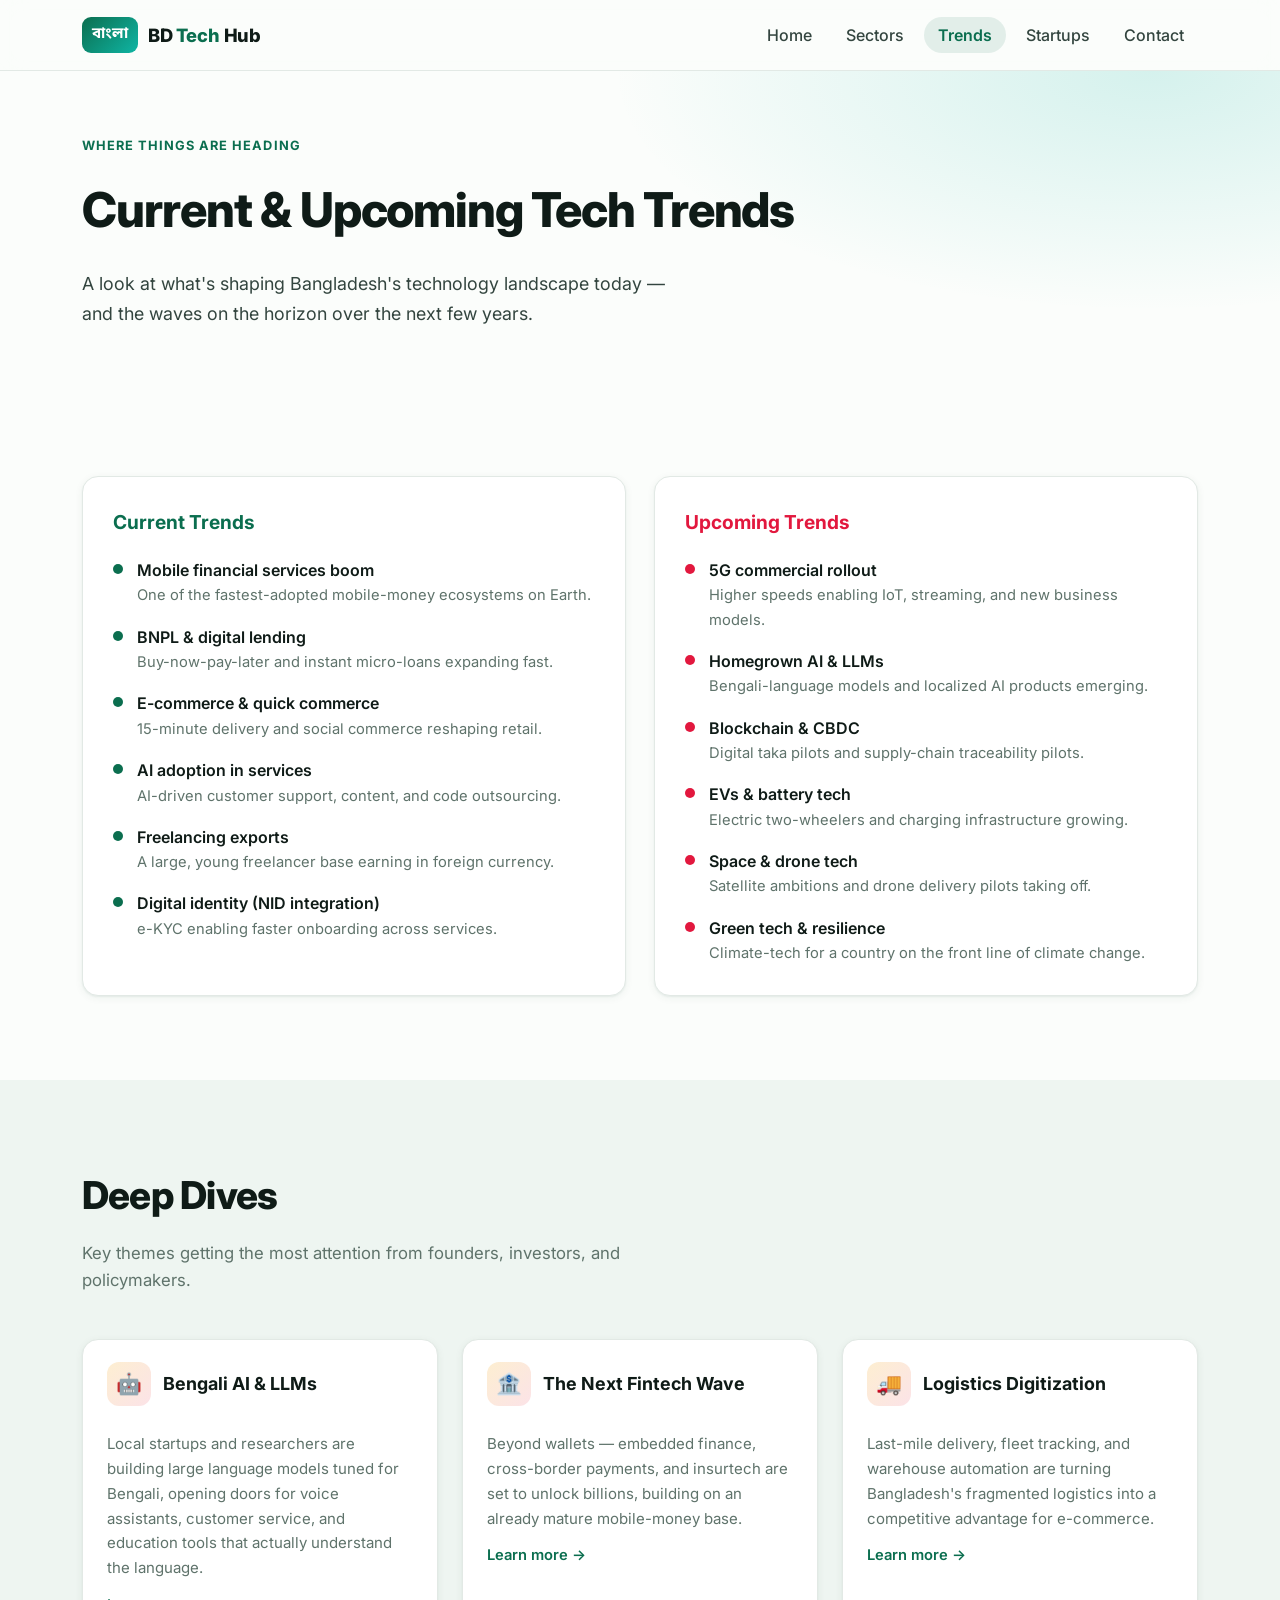
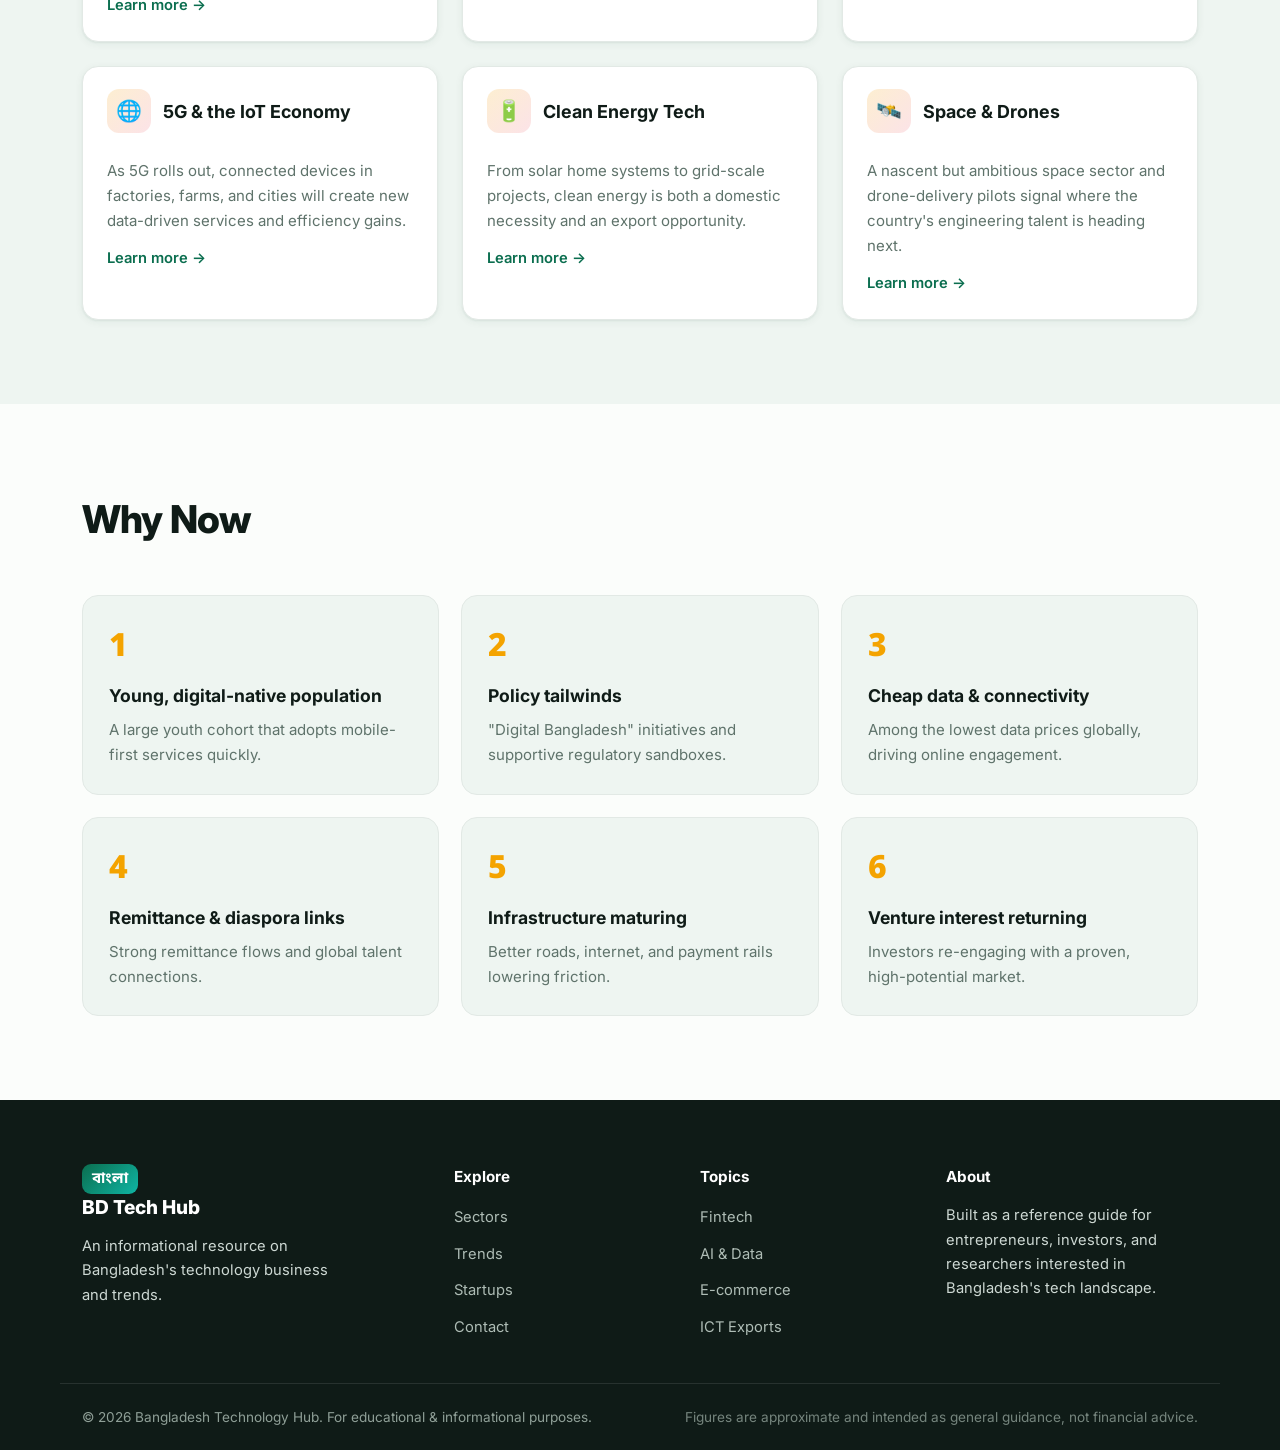
<file: trends.html>
<!DOCTYPE html>
<html lang="en">
<head>
  <meta charset="UTF-8" />
  <meta name="viewport" content="width=device-width, initial-scale=1.0" />
  <meta name="description" content="Current and upcoming technology trends in Bangladesh — AI, fintech, e-commerce, 5G, green tech, and the digital economy." />
  <title>Trends — Bangladesh Technology Hub</title>
  <link rel="preconnect" href="https://fonts.googleapis.com" />
  <link rel="preconnect" href="https://fonts.gstatic.com" crossorigin />
  <link href="https://fonts.googleapis.com/css2?family=Inter:wght@400;500;600;700;800&family=Noto+Sans+Bengali:wght@400;500;600;700&display=swap" rel="stylesheet" />
  <link rel="stylesheet" href="css/styles.css" />
</head>
<body>
  <a class="skip-link" href="#main">Skip to content</a>

  <header class="site-header" id="top">
    <div class="container header-inner">
      <a href="index.html" class="brand" aria-label="Bangladesh Technology Hub home">
        <span class="brand-mark" aria-hidden="true">বাংলা</span>
        <span class="brand-text">BD <span>Tech</span> Hub</span>
      </a>
      <nav class="main-nav" aria-label="Primary">
        <ul>
          <li><a href="index.html" class="nav-link">Home</a></li>
          <li><a href="sectors.html" class="nav-link">Sectors</a></li>
          <li><a href="trends.html" class="nav-link active">Trends</a></li>
          <li><a href="startups.html" class="nav-link">Startups</a></li>
          <li><a href="contact.html" class="nav-link">Contact</a></li>
        </ul>
      </nav>
      <button class="nav-toggle" aria-expanded="false" aria-controls="nav-menu" aria-label="Toggle navigation">
        <span></span><span></span><span></span>
      </button>
    </div>
  </header>

  <main id="main">
    <section class="page-hero">
      <div class="container">
        <p class="eyebrow">Where Things Are Heading</p>
        <h1>Current &amp; Upcoming Tech Trends</h1>
        <p class="lead">A look at what's shaping Bangladesh's technology landscape today — and the waves on the horizon over the next few years.</p>
      </div>
    </section>

    <section class="section">
      <div class="container">
        <div class="trends-split">
          <div class="trend-col">
            <h3 class="trend-tag current">Current Trends</h3>
            <ul class="trend-list" id="currentTrends"></ul>
          </div>
          <div class="trend-col">
            <h3 class="trend-tag upcoming">Upcoming Trends</h3>
            <ul class="trend-list" id="upcomingTrends"></ul>
          </div>
        </div>
      </div>
    </section>

    <section class="section section-alt">
      <div class="container">
        <div class="section-head">
          <h2>Deep Dives</h2>
          <p>Key themes getting the most attention from founders, investors, and policymakers.</p>
        </div>
        <div class="deep-grid" id="deepGrid"></div>
      </div>
    </section>

    <section class="section">
      <div class="container">
        <div class="section-head">
          <h2>Why Now</h2>
        </div>
        <div class="why-grid" id="whyGrid"></div>
      </div>
    </section>
  </main>

  <footer class="site-footer">
    <div class="container footer-inner">
      <div class="footer-brand">
        <span class="brand-mark" aria-hidden="true">বাংলা</span>
        <span>BD Tech Hub</span>
        <p>An informational resource on Bangladesh's technology business and trends.</p>
      </div>
      <nav class="footer-col" aria-label="Sections">
        <h4>Explore</h4>
        <ul>
          <li><a href="sectors.html">Sectors</a></li>
          <li><a href="trends.html">Trends</a></li>
          <li><a href="startups.html">Startups</a></li>
          <li><a href="contact.html">Contact</a></li>
        </ul>
      </nav>
      <nav class="footer-col" aria-label="Topics">
        <h4>Topics</h4>
        <ul>
          <li><a href="trends.html">Fintech</a></li>
          <li><a href="trends.html">AI &amp; Data</a></li>
          <li><a href="trends.html">E-commerce</a></li>
          <li><a href="trends.html">ICT Exports</a></li>
        </ul>
      </nav>
      <div class="footer-col">
        <h4>About</h4>
        <p>Built as a reference guide for entrepreneurs, investors, and researchers interested in Bangladesh's tech landscape.</p>
      </div>
    </div>
    <div class="container footer-bottom">
      <p>&copy; <span id="year"></span> Bangladesh Technology Hub. For educational &amp; informational purposes.</p>
      <p class="disclaimer">Figures are approximate and intended as general guidance, not financial advice.</p>
    </div>
  </footer>

  <script src="js/data.js"></script>
  <script src="js/main.js"></script>
</body>
</html>
</file>
<file: css/styles.css>
/* ============================================================
   Bangladesh Technology Hub — Stylesheet
   ============================================================ */

/* ---------- Design tokens ---------- */
:root {
  --green: #0b6e4f;
  --green-dark: #08513b;
  --green-deep: #053a2a;
  --red: #e2183e;
  --red-soft: #ff5c7a;
  --gold: #f4a300;
  --teal: #0fb5a4;

  --ink: #0f1b17;
  --ink-soft: #33453f;
  --muted: #5f736b;
  --line: #e2e9e5;
  --bg: #fbfdfb;
  --bg-alt: #eef5f1;
  --card: #ffffff;

  --radius: 16px;
  --radius-sm: 10px;
  --shadow-sm: 0 1px 2px rgba(8, 60, 44, 0.06), 0 2px 8px rgba(8, 60, 44, 0.06);
  --shadow: 0 8px 24px rgba(5, 58, 42, 0.10);
  --shadow-lg: 0 20px 50px rgba(5, 58, 42, 0.18);

  --maxw: 1160px;
  --font: "Inter", system-ui, -apple-system, "Segoe UI", Roboto, sans-serif;
  --font-bn: "Noto Sans Bengali", var(--font);

  --ease: cubic-bezier(0.22, 1, 0.36, 1);
}

/* ---------- Reset ---------- */
*,
*::before,
*::after { box-sizing: border-box; }
* { margin: 0; }
html { scroll-behavior: smooth; -webkit-text-size-adjust: 100%; }
body {
  font-family: var(--font);
  color: var(--ink);
  background: var(--bg);
  line-height: 1.65;
  -webkit-font-smoothing: antialiased;
  overflow-x: hidden;
}
img { max-width: 100%; display: block; }
a { color: inherit; text-decoration: none; }
ul { list-style: none; padding: 0; }

/* ---------- Accessibility ---------- */
.visually-hidden {
  position: absolute; width: 1px; height: 1px;
  padding: 0; margin: -1px; overflow: hidden;
  clip: rect(0, 0, 0, 0); white-space: nowrap; border: 0;
}
.skip-link {
  position: absolute; left: 12px; top: -60px;
  background: var(--green); color: #fff; padding: 10px 16px;
  border-radius: var(--radius-sm); z-index: 100;
  transition: top 0.2s var(--ease);
}
.skip-link:focus { top: 12px; }
:focus-visible {
  outline: 3px solid var(--gold);
  outline-offset: 2px;
}

/* ---------- Layout ---------- */
.container { width: 100%; max-width: var(--maxw); margin-inline: auto; padding-inline: 22px; }
.section { padding-block: 84px; }
.section-alt { background: var(--bg-alt); }

/* ---------- Buttons ---------- */
.btn {
  display: inline-flex; align-items: center; justify-content: center;
  gap: 8px; font-weight: 600; font-size: 0.98rem;
  padding: 13px 24px; border-radius: 999px; cursor: pointer;
  border: 1px solid transparent; transition: transform 0.18s var(--ease), box-shadow 0.2s var(--ease), background 0.2s;
  white-space: nowrap;
}
.btn:hover { transform: translateY(-2px); }
.btn:active { transform: translateY(0); }
.btn-primary { background: var(--green); color: #fff; box-shadow: 0 6px 18px rgba(11, 110, 79, 0.28); }
.btn-primary:hover { background: var(--green-dark); box-shadow: 0 10px 26px rgba(11, 110, 79, 0.34); }
.btn-ghost { background: transparent; color: var(--green); border-color: var(--line); }
.btn-ghost:hover { background: #fff; border-color: var(--green); }
.btn-dark { background: var(--ink); color: #fff; }
.btn-dark:hover { background: #000; }

/* ---------- Header ---------- */
.site-header {
  position: sticky; top: 0; z-index: 50;
  background: rgba(251, 253, 251, 0.82);
  backdrop-filter: blur(12px);
  border-bottom: 1px solid var(--line);
}
.header-inner { display: flex; align-items: center; justify-content: space-between; height: 70px; }
.brand { display: inline-flex; align-items: center; gap: 10px; font-weight: 800; font-size: 1.15rem; }
.brand span.brand-text { letter-spacing: -0.01em; }
.brand-text span { color: var(--green); }
.brand-mark {
  font-family: var(--font-bn);
  background: linear-gradient(135deg, var(--green), var(--teal));
  color: #fff; font-weight: 700; font-size: 0.95rem;
  padding: 5px 10px; border-radius: 9px;
}
.main-nav ul { display: flex; gap: 6px; }
.nav-link {
  padding: 8px 14px; border-radius: 999px; font-weight: 500;
  color: var(--ink-soft); transition: background 0.2s, color 0.2s;
}
.nav-link:hover { color: var(--green); background: var(--bg-alt); }
.nav-link.active { color: var(--green); background: rgba(11, 110, 79, 0.10); font-weight: 600; }

.nav-toggle { display: none; flex-direction: column; gap: 5px; background: none; border: 0; cursor: pointer; padding: 10px; }
.nav-toggle span { width: 24px; height: 2.5px; background: var(--ink); border-radius: 2px; transition: 0.25s var(--ease); }
.nav-toggle[aria-expanded="true"] span:nth-child(1) { transform: translateY(7.5px) rotate(45deg); }
.nav-toggle[aria-expanded="true"] span:nth-child(2) { opacity: 0; }
.nav-toggle[aria-expanded="true"] span:nth-child(3) { transform: translateY(-7.5px) rotate(-45deg); }

/* ---------- Hero ---------- */
.hero { position: relative; overflow: hidden; padding-block: 96px; background: radial-gradient(1200px 600px at 80% -10%, rgba(15, 181, 164, 0.18), transparent 60%), radial-gradient(1000px 500px at 0% 20%, rgba(226, 24, 62, 0.08), transparent 55%); }
.hero-bg { position: absolute; inset: 0; opacity: 0.06; background-image: radial-gradient(var(--green) 1.4px, transparent 1.4px); background-size: 26px 26px; pointer-events: none; }
.hero-inner { display: grid; grid-template-columns: 1.15fr 0.85fr; gap: 48px; align-items: center; position: relative; z-index: 1; }
.eyebrow { color: var(--green); font-weight: 700; letter-spacing: 0.08em; text-transform: uppercase; font-size: 0.8rem; margin-bottom: 14px; }
.hero h1 { font-size: clamp(2.2rem, 5vw, 3.5rem); line-height: 1.08; letter-spacing: -0.025em; font-weight: 800; }
.lead { color: var(--ink-soft); font-size: 1.12rem; margin-top: 20px; max-width: 56ch; }
.hero-actions { display: flex; gap: 14px; flex-wrap: wrap; margin-top: 32px; }

.hero-stats { display: grid; gap: 16px; }
.stat-tile {
  background: var(--card); border: 1px solid var(--line);
  border-radius: var(--radius); padding: 20px 22px; box-shadow: var(--shadow-sm);
  display: flex; align-items: center; gap: 16px;
  transition: transform 0.25s var(--ease), box-shadow 0.25s var(--ease);
}
.stat-tile:hover { transform: translateY(-4px); box-shadow: var(--shadow); }
.stat-tile .stat-icon {
  flex: none; width: 48px; height: 48px; border-radius: 12px;
  display: grid; place-items: center; font-size: 1.4rem;
  background: linear-gradient(135deg, rgba(11,110,79,0.14), rgba(15,181,164,0.14));
}
.stat-tile .stat-num { font-size: 1.5rem; font-weight: 800; letter-spacing: -0.02em; line-height: 1; }
.stat-tile .stat-label { color: var(--muted); font-size: 0.9rem; margin-top: 4px; }

/* ---------- Section heads ---------- */
.section-head { max-width: 640px; margin-bottom: 44px; }
.section-head h2 { font-size: clamp(1.7rem, 3.5vw, 2.4rem); letter-spacing: -0.02em; font-weight: 800; }
.section-head p { color: var(--muted); font-size: 1.05rem; margin-top: 12px; }

/* ---------- Stat grid ---------- */
.stat-grid { display: grid; grid-template-columns: repeat(4, 1fr); gap: 20px; }
.mini-stat { background: var(--card); border: 1px solid var(--line); border-radius: var(--radius); padding: 24px 20px; box-shadow: var(--shadow-sm); transition: transform 0.25s var(--ease); }
.mini-stat:hover { transform: translateY(-4px); box-shadow: var(--shadow); }
.mini-stat .num { font-size: 2.1rem; font-weight: 800; color: var(--green); letter-spacing: -0.03em; line-height: 1; }
.mini-stat .cap { color: var(--ink-soft); font-size: 0.95rem; margin-top: 10px; font-weight: 500; }
.mini-stat .sub { color: var(--muted); font-size: 0.82rem; margin-top: 4px; }

/* ---------- Card grid ---------- */
.card-grid { display: grid; grid-template-columns: repeat(3, 1fr); gap: 24px; }
.card {
  background: var(--card); border: 1px solid var(--line);
  border-radius: var(--radius); padding: 28px; box-shadow: var(--shadow-sm);
  display: flex; flex-direction: column; gap: 12px;
  transition: transform 0.25s var(--ease), box-shadow 0.25s var(--ease), border-color 0.2s;
}
.card:hover { transform: translateY(-5px); box-shadow: var(--shadow); border-color: rgba(11,110,79,0.3); }
.card .card-icon {
  width: 54px; height: 54px; border-radius: 14px; display: grid; place-items: center;
  font-size: 1.6rem; background: linear-gradient(135deg, var(--green), var(--teal)); color: #fff; box-shadow: 0 6px 16px rgba(11,110,79,0.25);
}
.card h3 { font-size: 1.22rem; font-weight: 700; letter-spacing: -0.01em; }
.card p { color: var(--muted); font-size: 0.96rem; }
.card .card-meta { margin-top: auto; display: flex; gap: 16px; font-size: 0.82rem; color: var(--ink-soft); padding-top: 8px; border-top: 1px solid var(--line); }
.card .card-meta b { color: var(--green); }
.tag-row { display: flex; flex-wrap: wrap; gap: 8px; margin-top: 4px; }
.tag { font-size: 0.74rem; font-weight: 600; color: var(--green-dark); background: rgba(11,110,79,0.1); padding: 4px 10px; border-radius: 999px; }

/* ---------- Trends split ---------- */
.trends-split { display: grid; grid-template-columns: 1fr 1fr; gap: 28px; }
.trend-col { background: var(--card); border: 1px solid var(--line); border-radius: var(--radius); padding: 30px; box-shadow: var(--shadow-sm); }
.trend-col h3 { font-size: 1.2rem; margin-bottom: 18px; }
.trend-tag.current { color: var(--green); }
.trend-tag.upcoming { color: var(--red); }
.trend-list { display: grid; gap: 16px; }
.trend-list li { display: flex; gap: 14px; align-items: flex-start; }
.trend-list .dot { flex: none; width: 10px; height: 10px; border-radius: 50%; margin-top: 7px; }
.trend-list .dot.cur { background: var(--green); }
.trend-list .dot.up { background: var(--red); }
.trend-list .tl-title { font-weight: 600; display: block; }
.trend-list .tl-desc { color: var(--muted); font-size: 0.92rem; display: block; }

/* ---------- Deep grid ---------- */
.deep-grid { display: grid; grid-template-columns: repeat(3, 1fr); gap: 24px; }
.deep-card { background: var(--card); border: 1px solid var(--line); border-radius: var(--radius); overflow: hidden; box-shadow: var(--shadow-sm); transition: transform 0.25s var(--ease); }
.deep-card:hover { transform: translateY(-5px); box-shadow: var(--shadow); }
.deep-card .deep-head { padding: 22px 24px 0; display: flex; align-items: center; gap: 12px; }
.deep-card .deep-head .d-icon { width: 44px; height: 44px; border-radius: 12px; display: grid; place-items: center; font-size: 1.3rem; background: linear-gradient(135deg, rgba(244,163,0,0.18), rgba(226,24,62,0.12)); }
.deep-card .deep-body { padding: 18px 24px 24px; }
.deep-card h3 { font-size: 1.12rem; font-weight: 700; }
.deep-card p { color: var(--muted); font-size: 0.94rem; margin-top: 8px; }
.deep-card .read-more { display: inline-flex; align-items: center; gap: 6px; color: var(--green); font-weight: 600; margin-top: 12px; font-size: 0.92rem; }
.deep-card .read-more:hover { gap: 9px; }

/* ---------- Why grid ---------- */
.why-grid { display: grid; grid-template-columns: repeat(3, 1fr); gap: 22px; }
.why-card { background: var(--bg-alt); border: 1px solid var(--line); border-radius: var(--radius); padding: 26px; }
.why-card .w-num { font-family: var(--font-bn); font-size: 2rem; font-weight: 800; color: var(--gold); }
.why-card h3 { font-size: 1.1rem; margin-top: 6px; }
.why-card p { color: var(--muted); font-size: 0.94rem; margin-top: 8px; }

/* ---------- Startup grid ---------- */
.startup-grid { display: grid; grid-template-columns: repeat(3, 1fr); gap: 22px; }
.startup-card { background: var(--card); border: 1px solid var(--line); border-radius: var(--radius); padding: 24px; box-shadow: var(--shadow-sm); display: flex; flex-direction: column; gap: 10px; transition: transform 0.25s var(--ease); }
.startup-card:hover { transform: translateY(-4px); box-shadow: var(--shadow); }
.startup-card .s-logo { width: 46px; height: 46px; border-radius: 12px; display: grid; place-items: center; font-weight: 800; color: #fff; font-size: 1.1rem; }
.startup-card h3 { font-size: 1.12rem; }
.startup-card .s-cat { font-size: 0.78rem; font-weight: 600; color: var(--teal); text-transform: uppercase; letter-spacing: 0.04em; }
.startup-card p { color: var(--muted); font-size: 0.92rem; }
.startup-card .s-meta { margin-top: 6px; display: flex; justify-content: space-between; font-size: 0.82rem; color: var(--ink-soft); padding-top: 10px; border-top: 1px solid var(--line); }
.startup-card .s-meta b { color: var(--green); }

/* ---------- Flow steps ---------- */
.flow-steps { display: grid; grid-template-columns: repeat(4, 1fr); gap: 18px; position: relative; }
.flow-step { background: var(--card); border: 1px solid var(--line); border-radius: var(--radius); padding: 22px; text-align: center; box-shadow: var(--shadow-sm); }
.flow-step .f-num { width: 38px; height: 38px; margin: 0 auto 12px; border-radius: 50%; background: var(--green); color: #fff; display: grid; place-items: center; font-weight: 700; }
.flow-step h4 { font-size: 1rem; }
.flow-step p { color: var(--muted); font-size: 0.88rem; margin-top: 6px; }

/* ---------- CTA band ---------- */
.cta-band { background: linear-gradient(135deg, var(--green-deep), var(--green)); color: #fff; padding-block: 76px; }
.cta-inner { text-align: center; max-width: 620px; margin: auto; }
.cta-inner h2 { font-size: clamp(1.6rem, 3.5vw, 2.3rem); font-weight: 800; letter-spacing: -0.02em; }
.cta-inner > p { opacity: 0.9; margin-top: 12px; }
.cta-form { display: flex; gap: 10px; max-width: 460px; margin: 26px auto 0; }
.cta-form input { flex: 1; padding: 13px 18px; border-radius: 999px; border: 1px solid rgba(255,255,255,0.3); background: rgba(255,255,255,0.12); color: #fff; font-size: 0.98rem; font-family: inherit; }
.cta-form input::placeholder { color: rgba(255,255,255,0.6); }
.cta-form input:focus-visible { outline: 3px solid var(--gold); outline-offset: 2px; }
.cta-form .btn-dark { background: #fff; color: var(--green-dark); }
.cta-form .btn-dark:hover { background: var(--gold); color: var(--ink); }
.form-note { color: var(--muted); font-size: 0.88rem; margin-top: 14px; min-height: 1.2em; }
.cta-band .form-note { color: rgba(255,255,255,0.85); }

/* ---------- Page hero ---------- */
.page-hero { padding-block: 64px; background: radial-gradient(900px 400px at 90% 0%, rgba(15,181,164,0.16), transparent 60%); }
.page-hero h1 { font-size: clamp(2rem, 4.5vw, 3rem); letter-spacing: -0.025em; font-weight: 800; }

/* ---------- Contact ---------- */
.contact-layout { display: grid; grid-template-columns: 1.15fr 0.85fr; gap: 40px; align-items: start; }
.contact-form { background: var(--card); border: 1px solid var(--line); border-radius: var(--radius); padding: 32px; box-shadow: var(--shadow-sm); }
.form-row { display: grid; grid-template-columns: 1fr 1fr; gap: 16px; }
.form-group { display: flex; flex-direction: column; gap: 7px; margin-bottom: 18px; }
.form-group label { font-weight: 600; font-size: 0.92rem; }
.form-group input,
.form-group select,
.form-group textarea {
  font-family: inherit; font-size: 0.98rem; color: var(--ink);
  padding: 12px 14px; border: 1px solid var(--line); border-radius: var(--radius-sm);
  background: var(--bg); transition: border-color 0.2s, box-shadow 0.2s;
}
.form-group input:focus,
.form-group select:focus,
.form-group textarea:focus { outline: none; border-color: var(--green); box-shadow: 0 0 0 3px rgba(11,110,79,0.12); }
.form-group textarea { resize: vertical; }
.contact-info { background: var(--bg-alt); border: 1px solid var(--line); border-radius: var(--radius); padding: 30px; }
.contact-info h3 { font-size: 1.2rem; margin-bottom: 18px; }
.contact-info ul { display: grid; gap: 16px; }
.contact-info li { display: flex; justify-content: space-between; gap: 12px; font-size: 0.95rem; }
.contact-info li strong { color: var(--green-dark); }
.contact-info li span { color: var(--ink-soft); text-align: right; }
.topic-cards { margin-top: 28px; }
.topic-cards h4 { font-size: 0.95rem; margin-bottom: 12px; }
.topic-chip { display: inline-block; font-size: 0.82rem; font-weight: 600; color: var(--green-dark); background: #fff; border: 1px solid var(--line); border-radius: 999px; padding: 6px 13px; margin: 0 8px 10px 0; transition: 0.2s; }
.topic-chip:hover { background: var(--green); color: #fff; border-color: var(--green); }

/* ---------- Footer ---------- */
.site-footer { background: var(--ink); color: #cdd8d3; padding-top: 64px; }
.footer-inner { display: grid; grid-template-columns: 1.6fr 1fr 1fr 1.2fr; gap: 36px; padding-bottom: 44px; }
.footer-brand .brand-mark { margin-bottom: 14px; }
.footer-brand span:not(.brand-mark) { color: #fff; font-weight: 800; font-size: 1.2rem; display: block; margin-bottom: 10px; }
.footer-brand p { font-size: 0.92rem; max-width: 30ch; }
.footer-col h4 { color: #fff; font-size: 0.95rem; margin-bottom: 14px; }
.footer-col ul { display: grid; gap: 10px; }
.footer-col a { font-size: 0.92rem; color: #aebcb5; transition: color 0.2s; }
.footer-col a:hover { color: #fff; }
.footer-col > p { font-size: 0.92rem; }
.footer-bottom { border-top: 1px solid rgba(255,255,255,0.1); padding-block: 22px; display: flex; justify-content: space-between; gap: 12px; flex-wrap: wrap; font-size: 0.85rem; color: #8f9f97; }
.footer-bottom .disclaimer { opacity: 0.8; }

/* ---------- Responsive ---------- */
@media (max-width: 960px) {
  .hero-inner { grid-template-columns: 1fr; }
  .hero-stats { grid-template-columns: 1fr 1fr; }
  .stat-grid { grid-template-columns: repeat(2, 1fr); }
  .card-grid, .deep-grid, .startup-grid { grid-template-columns: repeat(2, 1fr); }
  .trends-split { grid-template-columns: 1fr; }
  .flow-steps { grid-template-columns: repeat(2, 1fr); }
  .why-grid { grid-template-columns: 1fr 1fr; }
  .contact-layout { grid-template-columns: 1fr; }
  .footer-inner { grid-template-columns: 1fr 1fr; }
}

@media (max-width: 680px) {
  .nav-toggle { display: flex; }
  .main-nav {
    position: absolute; top: 70px; left: 0; right: 0;
    background: var(--bg); border-bottom: 1px solid var(--line);
    padding: 12px 22px 20px; box-shadow: var(--shadow);
    max-height: 0; overflow: hidden; transition: max-height 0.3s var(--ease);
  }
  .main-nav.open { max-height: 380px; }
  .main-nav ul { flex-direction: column; gap: 2px; }
  .nav-link { display: block; padding: 12px 14px; }
  .section { padding-block: 60px; }
  .hero { padding-block: 64px; }
  .hero-stats, .stat-grid, .card-grid, .deep-grid, .startup-grid, .why-grid, .flow-steps { grid-template-columns: 1fr; }
  .form-row { grid-template-columns: 1fr; }
  .cta-form { flex-direction: column; }
  .cta-form .btn-dark { width: 100%; }
  .footer-inner { grid-template-columns: 1fr; }
  .footer-bottom { flex-direction: column; }
}

/* ---------- Reveal on scroll ---------- */
.reveal { opacity: 0; transform: translateY(22px); transition: opacity 0.6s var(--ease), transform 0.6s var(--ease); }
.reveal.in { opacity: 1; transform: none; }
@media (prefers-reduced-motion: reduce) {
  * { scroll-behavior: auto !important; transition: none !important; }
  .reveal { opacity: 1 !important; transform: none !important; }
}
</file>
